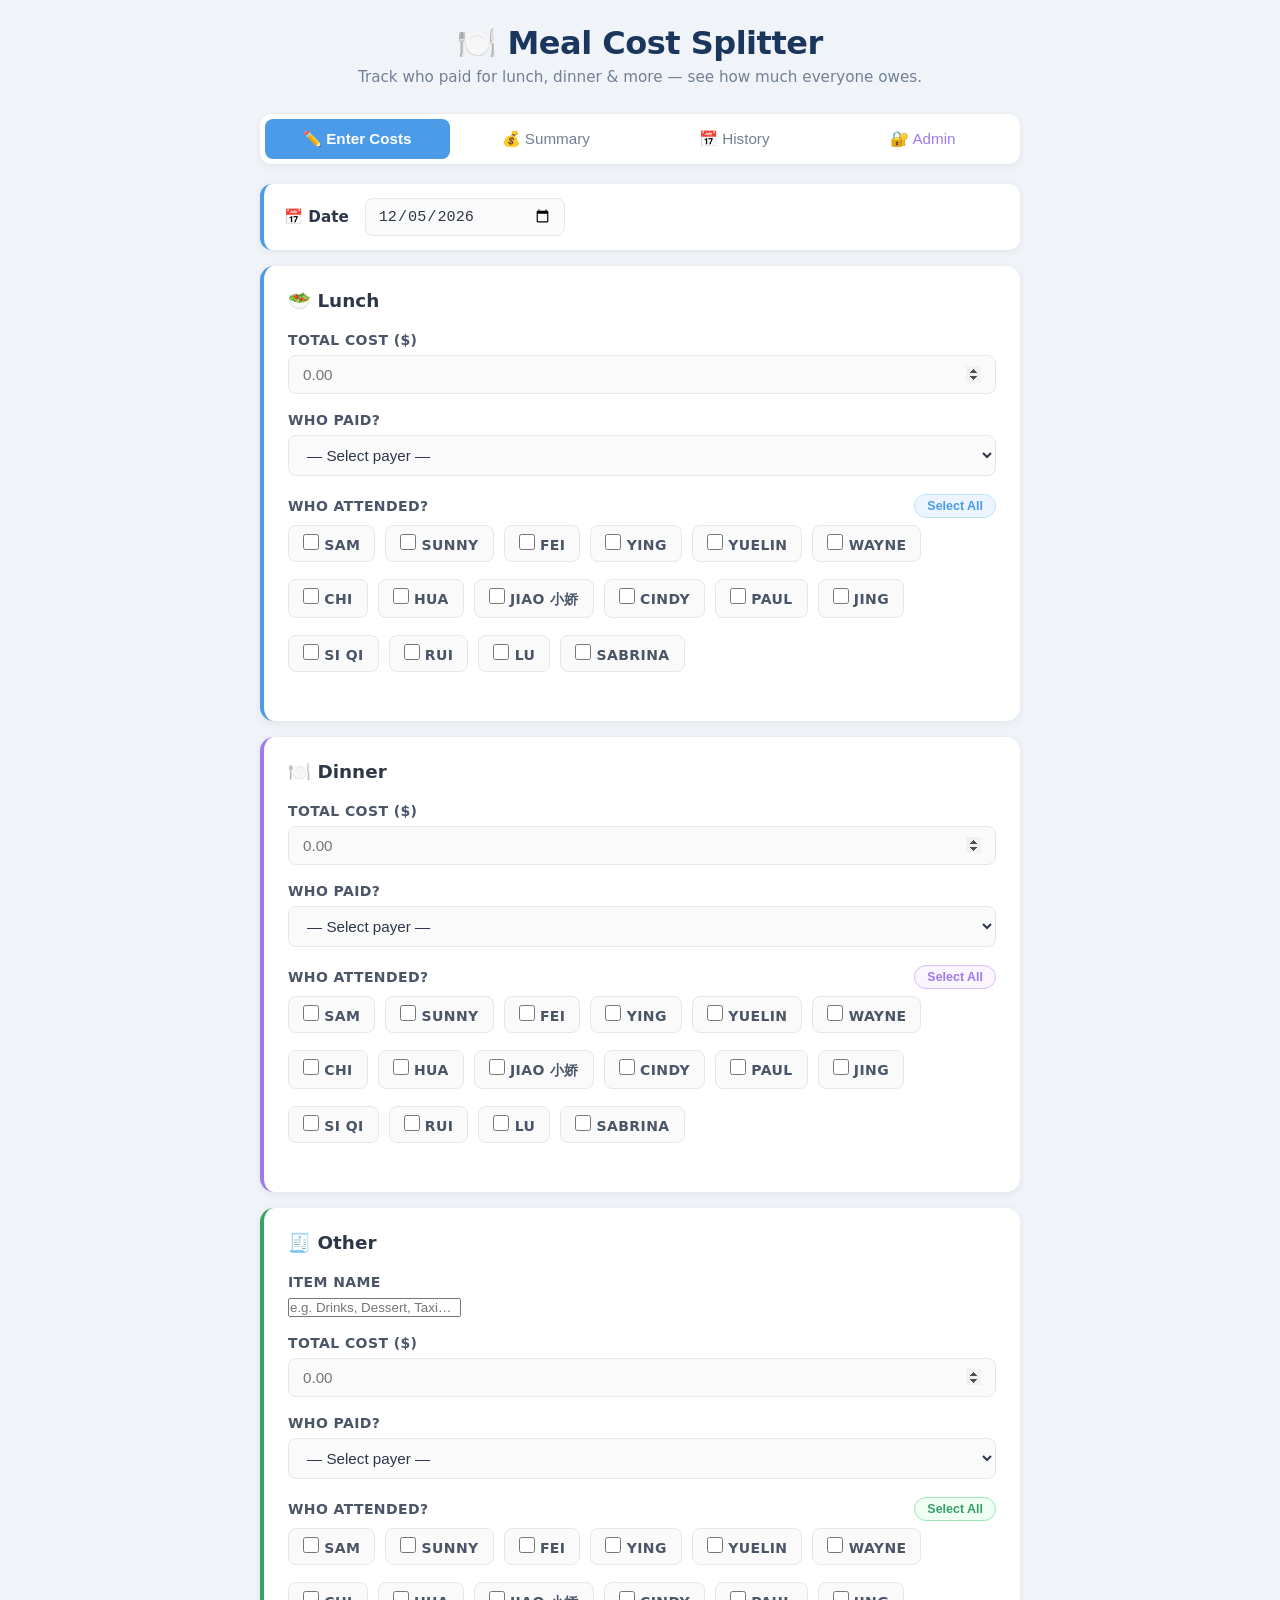
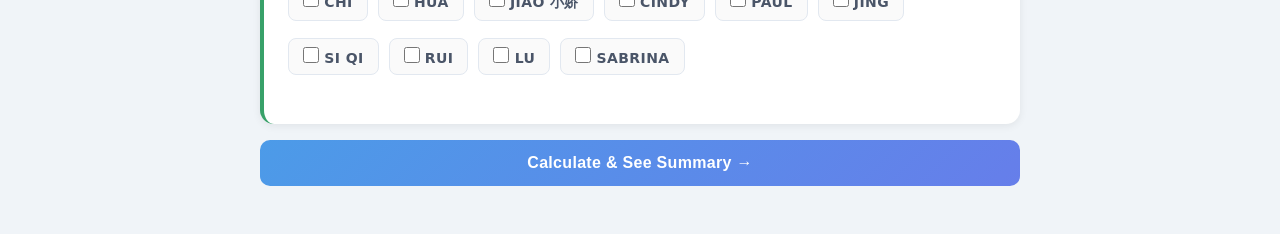
<file: index.html>
<!DOCTYPE html>
<html lang="en">
<head>
  <meta charset="UTF-8" />
  <meta name="viewport" content="width=device-width, initial-scale=1.0" />
  <title>Meal Cost Splitter</title>
  <link rel="stylesheet" href="bill_splitter_Cowork.css" />
</head>
<body>

<div class="container">

  <!-- Header -->
  <div class="app-header">
    <h1>🍽️ Meal Cost Splitter</h1>
    <p>Track who paid for lunch, dinner &amp; more — see how much everyone owes.</p>
  </div>

  <!-- ── Tabs ── -->
  <div class="tabs">
    <button class="tab-btn active" data-tab="costs">✏️ Enter Costs</button>
    <button class="tab-btn" data-tab="summary">💰 Summary</button>
    <button class="tab-btn" data-tab="history">📅 History</button>
    <button class="tab-btn tab-btn-admin" data-tab="admin" id="adminTabBtn">🔐 Admin</button>
  </div>

  <!-- ══════════════════════════════════
       TAB: Enter Costs
  ══════════════════════════════════ -->
  <div id="tab-costs" class="tab-content active">

    <div id="errorBanner" class="error-banner" style="display:none;">
      <span>⚠️</span><span id="errorMsg"></span>
    </div>

    <!-- Date card -->
    <div class="date-card">
      <span class="date-card-label">📅 Date</span>
      <input type="date" id="eventDate" class="date-input" />
    </div>

    <!-- Lunch -->
    <div class="meal-card">
      <h2>🥗 Lunch</h2>
      <div class="form-group">
        <label for="lunchCost">Total Cost ($)</label>
        <input type="number" id="lunchCost" placeholder="0.00" min="0" step="0.01" />
      </div>
      <div class="form-group">
        <label for="lunchPayer">Who Paid?</label>
        <select id="lunchPayer"><option value="">— Select payer —</option></select>
      </div>
      <div class="form-group">
        <div class="attendees-label-row">
          <label>Who Attended?</label>
          <button class="btn-select-all" onclick="toggleSelectAll('lunchAtt', this)">Select All</button>
        </div>
        <div id="lunchAttendees" class="checkbox-group">
          <span class="no-members-note">Add members in the Admin tab first.</span>
        </div>
      </div>
    </div>

    <!-- Dinner -->
    <div class="meal-card dinner-card">
      <h2>🍽️ Dinner</h2>
      <div class="form-group">
        <label for="dinnerCost">Total Cost ($)</label>
        <input type="number" id="dinnerCost" placeholder="0.00" min="0" step="0.01" />
      </div>
      <div class="form-group">
        <label for="dinnerPayer">Who Paid?</label>
        <select id="dinnerPayer"><option value="">— Select payer —</option></select>
      </div>
      <div class="form-group">
        <div class="attendees-label-row">
          <label>Who Attended?</label>
          <button class="btn-select-all" onclick="toggleSelectAll('dinnerAtt', this)">Select All</button>
        </div>
        <div id="dinnerAttendees" class="checkbox-group">
          <span class="no-members-note">Add members in the Admin tab first.</span>
        </div>
      </div>
    </div>

    <!-- Other -->
    <div class="meal-card other-card">
      <h2>🧾 Other</h2>
      <div class="form-group">
        <label for="otherItemName">Item Name</label>
        <input type="text" id="otherItemName" placeholder="e.g. Drinks, Dessert, Taxi…" maxlength="60" />
      </div>
      <div class="form-group">
        <label for="otherCost">Total Cost ($)</label>
        <input type="number" id="otherCost" placeholder="0.00" min="0" step="0.01" />
      </div>
      <div class="form-group">
        <label for="otherPayer">Who Paid?</label>
        <select id="otherPayer"><option value="">— Select payer —</option></select>
      </div>
      <div class="form-group">
        <div class="attendees-label-row">
          <label>Who Attended?</label>
          <button class="btn-select-all" onclick="toggleSelectAll('otherAtt', this)">Select All</button>
        </div>
        <div id="otherAttendees" class="checkbox-group">
          <span class="no-members-note">Add members in the Admin tab first.</span>
        </div>
      </div>
    </div>

    <button class="btn-calculate" onclick="calculate()">Calculate &amp; See Summary →</button>

  </div><!-- /tab-costs -->


  <!-- ══════════════════════════════════
       TAB: Summary
  ══════════════════════════════════ -->
  <div id="tab-summary" class="tab-content">

    <div id="summaryContent">
      <div class="placeholder-msg">
        <div class="icon">📋</div>
        <p>Fill in the details on the <strong>Enter Costs</strong> tab, then click <strong>Calculate</strong>.</p>
      </div>
    </div>

    <!-- Confirm button — shown only after Calculate is run -->
    <div id="confirmSection" style="display:none;">
      <button class="btn-confirm" onclick="confirmAndSave()">✅ Confirm &amp; Save to History</button>
    </div>

  </div><!-- /tab-summary -->


  <!-- ══════════════════════════════════
       TAB: History
  ══════════════════════════════════ -->
  <div id="tab-history" class="tab-content">
    <div id="historyContent">
      <div class="placeholder-msg">
        <div class="icon">📅</div>
        <p>No history yet. Calculate a summary and click <strong>Confirm &amp; Save to History</strong>.</p>
      </div>
    </div>
  </div><!-- /tab-history -->


  <!-- ══════════════════════════════════
       TAB: Admin
  ══════════════════════════════════ -->
  <div id="tab-admin" class="tab-content">

    <!-- LOCKED STATE -->
    <div id="adminLockScreen" class="admin-lock-screen">
      <div class="lock-icon">🔒</div>
      <h2 class="lock-title">Admin Access Required</h2>
      <p class="lock-subtitle">Enter the admin password to manage members and families.</p>
      <div class="lock-input-row">
        <input type="password" id="adminPasswordInput" class="lock-password-input"
               placeholder="Enter password…" maxlength="64" />
        <button class="btn-unlock" onclick="tryUnlock()">Unlock</button>
      </div>
      <div id="lockError" class="lock-error" style="display:none;">
        ❌ Incorrect password. Please try again.
      </div>
    </div>

    <!-- UNLOCKED STATE -->
    <div id="adminContent" style="display:none;">

      <div class="admin-header-row">
        <h2 class="admin-title">👥 Members</h2>
        <button class="btn-lock" onclick="lockAdmin()">🔒 Lock Admin</button>
      </div>

      <div class="card">
        <div class="add-member-row">
          <input type="text" id="memberInput"
                 placeholder="Enter a name and press Enter or Add…" maxlength="40" />
          <button class="btn-add" onclick="addMember()">+ Add</button>
        </div>
        <div id="memberTags" class="member-tags">
          <span class="no-members">No members yet — add someone above.</span>
        </div>
      </div>

      <div class="admin-section-divider"></div>
      <div class="admin-section-header">
        <h2 class="admin-title">👨‍👩‍👧 Families</h2>
        <span class="admin-section-hint">Group members into family units for combined totals.</span>
      </div>

      <div class="card">
        <div class="form-group">
          <label for="familyNameInput">Family Name</label>
          <input type="text" id="familyNameInput"
                 placeholder="e.g. Sam's Family, Table A…" maxlength="50" />
        </div>
        <div class="form-group">
          <label>Select Members</label>
          <div id="familyMemberCheckboxes" class="checkbox-group">
            <span class="no-members-note">Add members above first.</span>
          </div>
        </div>
        <button class="btn-add-family" onclick="addFamily()">+ Add Family</button>
        <div id="familyList" class="family-list"></div>
      </div>

      <!-- ── Save to GitHub button ── -->
      <div class="admin-section-divider"></div>
      <div class="card data-mgmt-card" style="text-align:center;">
        <button id="btnSaveMembers" class="btn-calculate" style="width:100%;margin:0;"
                onclick="saveMembersToGitHub()">☁️ Save Members &amp; Families to GitHub</button>
        <div id="dataMsgMembersSave" class="data-mgmt-msg" style="display:none;"></div>
      </div>

      <!-- GitHub Sync -->
      <div class="admin-section-divider"></div>
      <div class="admin-section-header">
        <h2 class="admin-title">
          ☁️ GitHub Sync
          <span id="ghSyncBadge" class="gh-sync-status gh-sync-status-off" style="display:none;"></span>
        </h2>
        <span class="admin-section-hint">Configure once — members &amp; families and history records are both pushed to GitHub automatically.</span>
      </div>

      <div class="card data-mgmt-card">
        <div class="form-group">
          <label for="ghUsername">GitHub Username</label>
          <input type="text" id="ghUsername" placeholder="e.g. samchan" maxlength="100" autocomplete="off" />
        </div>
        <div class="form-group">
          <label for="ghRepo">Repository Name</label>
          <input type="text" id="ghRepo" placeholder="e.g. friends-gathering" maxlength="100" autocomplete="off" />
        </div>
        <div class="form-group">
          <label for="ghBranch">Branch</label>
          <input type="text" id="ghBranch" placeholder="main" maxlength="100" autocomplete="off" />
        </div>
        <div class="form-group">
          <label for="ghToken">Personal Access Token (PAT)</label>
          <input type="password" id="ghToken" placeholder="github_pat_…" maxlength="300" autocomplete="off" />
          <p class="gh-hint">Create a <strong>fine-grained PAT</strong> scoped to this repo with <strong>Contents: read &amp; write</strong> permission. The token is stored only in your browser — never in your code.</p>
        </div>
        <div class="data-mgmt-row">
          <button class="btn-save-data" onclick="saveGitHubSettings()">💾 Save Settings</button>
          <button class="btn-load-data" onclick="testGitHubConnection()" style="cursor:pointer;">🔗 Test Connection</button>
        </div>
        <div id="dataMsgGitHub" class="data-mgmt-msg" style="display:none;"></div>
      </div>

    </div><!-- /adminContent -->

  </div><!-- /tab-admin -->

</div><!-- /container -->


<script>
/* ════════════════════════════════════
   State
════════════════════════════════════ */
let members          = [];
let families         = [];
let historyEntries   = [];   // saved confirmed records
let currentSummaryData = null; // holds last computed summary for confirm
const ADMIN_PASSWORD = 'Admin@53';

/* ════════════════════════════════════
   Date input — default to today
════════════════════════════════════ */
(function setDefaultDate() {
  const today = new Date();
  const yyyy  = today.getFullYear();
  const mm    = String(today.getMonth() + 1).padStart(2, '0');
  const dd    = String(today.getDate()).padStart(2, '0');
  document.getElementById('eventDate').value = `${yyyy}-${mm}-${dd}`;
})();

function formatDate(iso) {
  if (!iso) return 'Unknown date';
  const [y, m, d] = iso.split('-');
  const months = ['Jan','Feb','Mar','Apr','May','Jun',
                  'Jul','Aug','Sep','Oct','Nov','Dec'];
  return `${months[parseInt(m,10)-1]} ${parseInt(d,10)}, ${y}`;
}

/* ════════════════════════════════════
   Admin lock / unlock
════════════════════════════════════ */
function tryUnlock() {
  const input = document.getElementById('adminPasswordInput');
  if (input.value === ADMIN_PASSWORD) {
    document.getElementById('adminLockScreen').style.display = 'none';
    document.getElementById('adminContent').style.display   = 'block';
    document.getElementById('lockError').style.display      = 'none';
    document.getElementById('adminTabBtn').classList.add('tab-btn-unlocked');
    input.value = '';
    loadGitHubSettings(); // populate GitHub Sync fields from browser storage
  } else {
    document.getElementById('lockError').style.display = 'block';
    input.select();
  }
}

function lockAdmin() {
  document.getElementById('adminLockScreen').style.display = 'block';
  document.getElementById('adminContent').style.display   = 'none';
  document.getElementById('adminTabBtn').classList.remove('tab-btn-unlocked');
}

document.getElementById('adminPasswordInput').addEventListener('keydown', e => {
  if (e.key === 'Enter') tryUnlock();
});

/* ════════════════════════════════════
   Member management
════════════════════════════════════ */
function addMember() {
  const input = document.getElementById('memberInput');
  const name  = input.value.trim();
  if (!name) return;
  if (members.map(m => m.toLowerCase()).includes(name.toLowerCase())) {
    alert('"' + name + '" is already in the list.');
    input.select();
    return;
  }
  members.push(name);
  input.value = '';
  input.focus();
  renderMembers();
  updateControls();
  updateFamilyMemberOptions();
}

function removeMember(name) {
  members = members.filter(m => m !== name);
  families = families
    .map(f => ({ ...f, members: f.members.filter(m => m !== name) }))
    .filter(f => f.members.length > 0);
  renderMembers();
  renderFamilies();
  updateControls();
  updateFamilyMemberOptions();
}

function renderMembers() {
  const c = document.getElementById('memberTags');
  if (!members.length) {
    c.innerHTML = '<span class="no-members">No members yet — add someone above.</span>';
    return;
  }
  c.innerHTML = members.map(n => `
    <span class="tag">
      ${escHtml(n)}
      <button class="tag-remove" onclick="removeMember('${escAttr(n)}')"
              title="Remove ${escAttr(n)}">×</button>
    </span>`).join('');
}

/* ════════════════════════════════════
   Family management
════════════════════════════════════ */
function getMembersInFamilies() {
  const s = new Set();
  families.forEach(f => f.members.forEach(m => s.add(m)));
  return s;
}

function updateFamilyMemberOptions() {
  const c = document.getElementById('familyMemberCheckboxes');
  if (!members.length) {
    c.innerHTML = '<span class="no-members-note">Add members above first.</span>';
    return;
  }
  const inFamily = getMembersInFamilies();
  c.innerHTML = members.map(m => {
    const taken = inFamily.has(m);
    return `
      <label class="checkbox-label${taken ? ' checkbox-taken' : ''}">
        <input type="checkbox" name="familyMemberSelect" value="${escAttr(m)}"
               ${taken ? 'disabled' : ''} />
        ${escHtml(m)}
        ${taken ? '<span class="in-family-badge">in family</span>' : ''}
      </label>`;
  }).join('');
}

function addFamily() {
  const nameInput = document.getElementById('familyNameInput');
  const name = nameInput.value.trim();
  if (!name) { alert('Please enter a family name.'); return; }
  if (families.some(f => f.name.toLowerCase() === name.toLowerCase())) {
    alert('"' + name + '" already exists.');
    return;
  }
  const selected = Array.from(
    document.querySelectorAll('input[name="familyMemberSelect"]:checked')
  ).map(cb => cb.value);
  if (selected.length < 2) {
    alert('Please select at least 2 members to form a family.');
    return;
  }
  families.push({ name, members: selected });
  nameInput.value = '';
  renderFamilies();
  updateFamilyMemberOptions();
}

function removeFamily(name) {
  families = families.filter(f => f.name !== name);
  renderFamilies();
  updateFamilyMemberOptions();
}

function renderFamilies() {
  const c = document.getElementById('familyList');
  if (!families.length) {
    c.innerHTML = '<p class="no-families-msg">No families defined yet.</p>';
    return;
  }
  c.innerHTML = `
    <div class="family-list-header">Defined Families</div>
    ${families.map(fam => `
      <div class="family-row">
        <div class="family-info">
          <span class="family-name">${escHtml(fam.name)}</span>
          <div class="family-member-tags">
            ${fam.members.map(m => `<span class="tag tag-sm">${escHtml(m)}</span>`).join('')}
          </div>
        </div>
        <button class="btn-remove-family" onclick="removeFamily('${escAttr(fam.name)}')">✕ Remove</button>
      </div>`).join('')}`;
}

/* ════════════════════════════════════
   Sync dropdowns & checkboxes
════════════════════════════════════ */
function updateControls() {
  ['lunchPayer','dinnerPayer','otherPayer'].forEach(id => {
    const sel = document.getElementById(id);
    const cur = sel.value;
    sel.innerHTML = '<option value="">— Select payer —</option>' +
      members.map(m =>
        `<option value="${escAttr(m)}" ${m===cur?'selected':''}>${escHtml(m)}</option>`
      ).join('');
  });
  [
    { containerId: 'lunchAttendees',  prefix: 'lunchAtt'  },
    { containerId: 'dinnerAttendees', prefix: 'dinnerAtt' },
    { containerId: 'otherAttendees',  prefix: 'otherAtt'  }
  ].forEach(({ containerId, prefix }) => {
    const c = document.getElementById(containerId);
    const checked = Array.from(c.querySelectorAll('input:checked')).map(el => el.value);
    if (!members.length) {
      c.innerHTML = '<span class="no-members-note">Add members in the Admin tab first.</span>';
      return;
    }
    c.innerHTML = members.map(m => `
      <label class="checkbox-label">
        <input type="checkbox" name="${prefix}" value="${escAttr(m)}"
               ${checked.includes(m)?'checked':''}
               onchange="syncSelectAllBtn('${prefix}')" />
        ${escHtml(m)}
      </label>`).join('');
    syncSelectAllBtn(prefix);
  });
}

/* ════════════════════════════════════
   Select All toggle
════════════════════════════════════ */
function toggleSelectAll(prefix, btn) {
  const cbs = Array.from(document.querySelectorAll(`input[name="${prefix}"]`));
  if (!cbs.length) return;
  const all = cbs.every(cb => cb.checked);
  cbs.forEach(cb => cb.checked = !all);
  btn.textContent = all ? 'Select All' : 'Deselect All';
}

function syncSelectAllBtn(prefix) {
  const btn = document.querySelector(`.btn-select-all[onclick*="${prefix}"]`);
  if (!btn) return;
  const cbs = Array.from(document.querySelectorAll(`input[name="${prefix}"]`));
  if (!cbs.length) return;
  btn.textContent = cbs.every(cb => cb.checked) ? 'Deselect All' : 'Select All';
}

/* ════════════════════════════════════
   Calculation
════════════════════════════════════ */
function getChecked(name) {
  return Array.from(document.querySelectorAll(`input[name="${name}"]:checked`))
              .map(el => el.value);
}

function calculate() {
  hideError();
  const lunchCost       = parseFloat(document.getElementById('lunchCost').value)  || 0;
  const dinnerCost      = parseFloat(document.getElementById('dinnerCost').value) || 0;
  const otherCost       = parseFloat(document.getElementById('otherCost').value)  || 0;
  const lunchPayer      = document.getElementById('lunchPayer').value;
  const dinnerPayer     = document.getElementById('dinnerPayer').value;
  const otherPayer      = document.getElementById('otherPayer').value;
  const otherItemName   = document.getElementById('otherItemName').value.trim() || 'Other';
  const lunchAttendees  = getChecked('lunchAtt');
  const dinnerAttendees = getChecked('dinnerAtt');
  const otherAttendees  = getChecked('otherAtt');

  if (!members.length)            { showError('Please add members in the Admin tab first.'); return; }
  if (!lunchCost && !dinnerCost && !otherCost) { showError('Please enter at least one cost.'); return; }
  if (lunchCost  && !lunchPayer)              { showError('Please select who paid for lunch.'); return; }
  if (lunchCost  && !lunchAttendees.length)   { showError('Please select attendees for lunch.'); return; }
  if (dinnerCost && !dinnerPayer)             { showError('Please select who paid for dinner.'); return; }
  if (dinnerCost && !dinnerAttendees.length)  { showError('Please select attendees for dinner.'); return; }
  if (otherCost  && !otherPayer)              { showError('Please select who paid for "' + otherItemName + '".'); return; }
  if (otherCost  && !otherAttendees.length)   { showError('Please select attendees for "' + otherItemName + '".'); return; }

  function processMeal(cost, payer, attendees, label) {
    if (!cost || !payer || !attendees.length) return null;
    return { cost, payer, attendees, perPerson: cost / attendees.length, label };
  }

  const lunch  = processMeal(lunchCost,  lunchPayer,  lunchAttendees,  'Lunch');
  const dinner = processMeal(dinnerCost, dinnerPayer, dinnerAttendees, 'Dinner');
  const other  = processMeal(otherCost,  otherPayer,  otherAttendees,  otherItemName);

  renderSummary(lunch, dinner, other);
  switchTab('summary');
}

/* ════════════════════════════════════
   Render Summary
════════════════════════════════════ */
function renderSummary(lunch, dinner, other) {
  let html = '';

  const activeMeals = [
    { data: lunch,  emoji: '🥗'  },
    { data: dinner, emoji: '🍽️' },
    { data: other,  emoji: '🧾'  }
  ].filter(m => m.data !== null);

  // Meal header cards
  activeMeals.forEach(({ data, emoji }) => {
    html += `
      <div class="summary-card">
        <h3>${emoji} ${escHtml(data.label)}</h3>
        <div class="summary-meta">
          <span><strong>Total:</strong> $${fmt(data.cost)}</span>
          <span><strong>Paid by:</strong> ${escHtml(data.payer)}</span>
          <span><strong>Attendees:</strong> ${data.attendees.length}</span>
          <span><strong>Per person:</strong> $${fmt(data.perPerson)}</span>
        </div>
      </div>`;
  });

  // Hub-and-spoke individual logic
  const meals       = activeMeals.map(m => m.data);
  const sorted      = [...meals].sort((a, b) => b.cost - a.cost);
  const primary     = sorted[0];
  const secondaries = sorted.slice(1);

  const owedToPrimary = {};
  meals.forEach(meal => {
    meal.attendees.forEach(person => {
      if (person === meal.payer || person === primary.payer) return;
      owedToPrimary[person] = (owedToPrimary[person] || 0) + meal.perPerson;
    });
  });

  const primaryOwes = {};
  secondaries.forEach(meal => {
    primaryOwes[meal.payer] = (primaryOwes[meal.payer] || 0) + (meal.cost - meal.perPerson);
  });

  const debtRows = [];
  Object.entries(owedToPrimary).forEach(([member, amountOwed]) => {
    const alsoOwed = primaryOwes[member] || 0;
    const net = amountOwed - alsoOwed;
    if (net > 0.005)       debtRows.push({ debtor: member,        creditor: primary.payer, amount: net  });
    else if (net < -0.005) debtRows.push({ debtor: primary.payer, creditor: member,        amount: -net });
    if (alsoOwed > 0) delete primaryOwes[member];
  });
  Object.entries(primaryOwes).forEach(([creditor, amount]) => {
    if (amount > 0.005) debtRows.push({ debtor: primary.payer, creditor, amount });
  });

  // Combined Totals card
  html += `
    <div class="summary-card combined-card">
      <h3>💰 Combined Totals</h3>
      <p class="combined-note">Everyone pays <strong>${escHtml(primary.payer)}</strong>
         (largest bill: ${escHtml(primary.label)} $${fmt(primary.cost)}).
         ${escHtml(primary.payer)} then settles with other payers.</p>
      ${debtRows.length ? buildTable(debtRows) : '<p class="settled-msg">✅ Everyone is settled!</p>'}
    </div>`;

  // Family Level card
  let familyRows = null;
  if (families.length > 0) {
    familyRows = computeFamilyLevelRows(debtRows, primary.payer);
    html += `
      <div class="summary-card family-level-card">
        <h3>👨‍👩‍👧 Family Level</h3>
        <p class="combined-note">Debts grouped by family. Members without a family are listed individually.</p>
        ${familyRows.length ? buildTable(familyRows) : '<p class="settled-msg">✅ All families settled!</p>'}
      </div>`;
  }

  document.getElementById('summaryContent').innerHTML = html;

  // Capture data for Confirm button
  currentSummaryData = {
    date:          document.getElementById('eventDate').value,
    mealCards:     activeMeals.map(m => ({
                     label:      m.data.label,
                     cost:       m.data.cost,
                     payer:      m.data.payer,
                     attendees:  m.data.attendees.length,
                     perPerson:  m.data.perPerson
                   })),
    primaryPayer:  primary.payer,
    primaryLabel:  primary.label,
    primaryCost:   primary.cost,
    debtRows,
    familyRows,
    hasFamilies:   families.length > 0
  };

  // Show Confirm button and reset it
  const confirmBtn = document.getElementById('confirmSection');
  confirmBtn.style.display = 'block';
  const btn = confirmBtn.querySelector('button');
  btn.textContent = '✅ Confirm & Save to History';
  btn.disabled    = false;
  btn.classList.remove('btn-confirm-saved');
}

/* ════════════════════════════════════
   Family-level debt computation
════════════════════════════════════ */
function computeFamilyLevelRows(debtRows, primaryPayer) {
  const indBal = {};
  debtRows.forEach(r => {
    indBal[r.debtor]   = (indBal[r.debtor]   || 0) + r.amount;
    indBal[r.creditor] = (indBal[r.creditor] || 0) - r.amount;
  });

  const memberToFamily = {};
  families.forEach(fam => fam.members.forEach(m => memberToFamily[m] = fam.name));

  const entityBal = {};
  Object.entries(indBal).forEach(([member, bal]) => {
    const entity = memberToFamily[member] || member;
    entityBal[entity] = (entityBal[entity] || 0) + bal;
  });

  const primaryEntity = memberToFamily[primaryPayer] || primaryPayer;

  const rows = [];
  Object.entries(entityBal).forEach(([entity, bal]) => {
    if (entity === primaryEntity) return;
    if (bal > 0.005)       rows.push({ debtor: entity,        creditor: primaryEntity, amount: bal  });
    else if (bal < -0.005) rows.push({ debtor: primaryEntity, creditor: entity,        amount: -bal });
  });
  return rows;
}

/* ════════════════════════════════════
   Confirm & Save to History
════════════════════════════════════ */
async function confirmAndSave() {
  if (!currentSummaryData) return;

  const entry = { id: Date.now(), ...currentSummaryData };
  historyEntries.push(entry);
  renderHistory();

  const btn = document.querySelector('#confirmSection button');
  btn.disabled = true;

  const s = getGitHubSettings();
  if (s && s.username && s.repo && s.token) {
    // GitHub Sync is configured — push automatically
    btn.textContent = '⏳ Syncing to GitHub…';
    const result = await pushHistoryToGitHub();
    if (result.ok) {
      btn.textContent = '✅ Saved & synced to GitHub!';
    } else {
      // GitHub push failed — fall back to download and show reason
      downloadJSON(
        { _version: 1, _savedAt: new Date().toISOString(), historyEntries },
        'history_Cowork.json'
      );
      btn.textContent = `⚠️ Sync failed: ${result.error} File downloaded instead.`;
    }
  } else {
    // No GitHub settings — download the file as before
    downloadJSON(
      { _version: 1, _savedAt: new Date().toISOString(), historyEntries },
      'history_Cowork.json'
    );
    btn.textContent = '✅ Saved! Push the downloaded history_Cowork.json to GitHub.';
  }
  btn.classList.add('btn-confirm-saved');
}

/* ════════════════════════════════════
   History tab
════════════════════════════════════ */
function renderHistory() {
  const c = document.getElementById('historyContent');
  if (!historyEntries.length) {
    c.innerHTML = `
      <div class="placeholder-msg">
        <div class="icon">📅</div>
        <p>No history yet. Calculate a summary and click <strong>Confirm &amp; Save to History</strong>.</p>
      </div>`;
    return;
  }

  // Newest first
  const sorted = [...historyEntries].sort((a, b) => b.id - a.id);

  c.innerHTML = sorted.map(entry => `
    <div class="history-entry" id="hist-${entry.id}">
      <button class="history-header" onclick="toggleHistory(${entry.id})">
        <div class="history-header-left">
          <span class="history-date-label">📅 ${formatDate(entry.date)}</span>
          <div class="history-pills">
            ${entry.mealCards.map(m =>
              `<span class="history-pill">${escHtml(m.label)} $${fmt(m.cost)}</span>`
            ).join('')}
          </div>
        </div>
        <span class="history-chevron" id="chev-${entry.id}">▶</span>
      </button>
      <div class="history-details" id="hist-details-${entry.id}">
        ${buildHistoryDetails(entry)}
      </div>
    </div>`).join('');
}

function toggleHistory(id) {
  const details = document.getElementById('hist-details-' + id);
  const chevron = document.getElementById('chev-' + id);
  const entry   = document.getElementById('hist-' + id);
  const isOpen  = details.classList.contains('open');
  details.classList.toggle('open', !isOpen);
  chevron.textContent = isOpen ? '▶' : '▼';
  entry.classList.toggle('history-entry-open', !isOpen);
}

function buildHistoryDetails(entry) {
  // Meal summary strip
  const mealStrip = entry.mealCards.map(m => `
    <div class="hist-meal-item">
      <span class="hist-meal-label">${escHtml(m.label)}</span>
      <span class="hist-meal-meta">$${fmt(m.cost)} · Paid by <strong>${escHtml(m.payer)}</strong> · ${m.attendees} ppl · $${fmt(m.perPerson)}/person</span>
    </div>`).join('');

  // Always show Combined Totals
  const combinedSection = `
    <div class="hist-table-section">
      <div class="hist-table-title">💰 Combined Totals</div>
      ${entry.debtRows.length ? buildTable(entry.debtRows) : '<p class="settled-msg">✅ Everyone settled!</p>'}
    </div>`;

  // Show Family Level only when families are defined
  const familySection = (entry.hasFamilies && entry.familyRows) ? `
    <div class="hist-table-section">
      <div class="hist-table-title">👨‍👩‍👧 Family Level</div>
      ${entry.familyRows.length ? buildTable(entry.familyRows) : '<p class="settled-msg">✅ All families settled!</p>'}
    </div>` : '';

  return `
    <div class="hist-meal-strip">${mealStrip}</div>
    ${combinedSection}
    ${familySection}`;
}

/* ════════════════════════════════════
   Build table HTML helper
════════════════════════════════════ */
function buildTable(rows) {
  return `
    <table>
      <thead><tr><th>Member / Family</th><th>Owes To</th><th>Amount</th></tr></thead>
      <tbody>
        ${rows.map(r => `
          <tr>
            <td>${escHtml(r.debtor)}</td>
            <td>${escHtml(r.creditor)}</td>
            <td class="amount-cell">$${fmt(r.amount)}</td>
          </tr>`).join('')}
      </tbody>
    </table>`;
}

/* ════════════════════════════════════
   Tab switcher
════════════════════════════════════ */
function switchTab(tab) {
  document.querySelectorAll('.tab-btn').forEach(btn => btn.classList.remove('active'));
  document.querySelectorAll('.tab-content').forEach(tc  => tc.classList.remove('active'));
  document.getElementById('tab-' + tab).classList.add('active');
  document.querySelector(`.tab-btn[data-tab="${tab}"]`).classList.add('active');
  hideError();
}

document.querySelectorAll('.tab-btn').forEach(btn => {
  btn.addEventListener('click', () => switchTab(btn.dataset.tab));
});

/* ════════════════════════════════════
   Utility helpers
════════════════════════════════════ */
function fmt(n)     { return n.toFixed(2); }
function escHtml(s) { return s.replace(/&/g,'&amp;').replace(/</g,'&lt;').replace(/>/g,'&gt;').replace(/"/g,'&quot;'); }
function escAttr(s) { return s.replace(/'/g, "\\'"); }

function showError(msg) {
  document.getElementById('errorMsg').textContent = msg;
  document.getElementById('errorBanner').style.display = 'flex';
}
function hideError() {
  document.getElementById('errorBanner').style.display = 'none';
}

document.getElementById('memberInput').addEventListener('keydown', e => {
  if (e.key === 'Enter') addMember();
});
document.getElementById('familyNameInput').addEventListener('keydown', e => {
  if (e.key === 'Enter') addFamily();
});

/* ════════════════════════════════════
   Save / Load — Members & Families
════════════════════════════════════ */
function saveMembersFile() {
  downloadJSON(
    { _version: 1, _savedAt: new Date().toISOString(), members, families },
    'members_families_Cowork.json'
  );
  showDataMsg('dataMsgMembers', '✅ members_families_Cowork.json downloaded. Replace the file in your project folder.', 'success');
}

function loadMembersFile(event) {
  readJSON(event, function(data) {
    if (!Array.isArray(data.members) || !Array.isArray(data.families)) {
      showDataMsg('dataMsgMembers', '❌ Invalid file. Expected members_families_Cowork.json format.', 'error');
      return;
    }
    if ((members.length || families.length) &&
        !confirm('This will replace your current members and families. Continue?')) return;

    members  = data.members;
    families = data.families;
    renderMembers();
    renderFamilies();
    updateControls();
    updateFamilyMemberOptions();
    showDataMsg('dataMsgMembers',
      `✅ Loaded — ${members.length} member(s), ${families.length} family/families.`, 'success');
  });
}

/* ════════════════════════════════════
   Save / Load — History
════════════════════════════════════ */
function saveHistoryFile() {
  downloadJSON(
    { _version: 1, _savedAt: new Date().toISOString(), historyEntries },
    'history_Cowork.json'
  );
  showDataMsg('dataMsgHistory', `✅ history_Cowork.json downloaded. Replace the file in your project folder.`, 'success');
}

function loadHistoryFile(event) {
  readJSON(event, function(data) {
    if (!Array.isArray(data.historyEntries)) {
      showDataMsg('dataMsgHistory', '❌ Invalid file. Expected history_Cowork.json format.', 'error');
      return;
    }
    if (historyEntries.length &&
        !confirm('This will replace your current history. Continue?')) return;

    historyEntries = data.historyEntries;
    renderHistory();
    showDataMsg('dataMsgHistory',
      `✅ Loaded — ${historyEntries.length} history record(s).`, 'success');
  });
}

/* ════════════════════════════════════
   Shared helpers
════════════════════════════════════ */
function downloadJSON(obj, filename) {
  const blob = new Blob([JSON.stringify(obj, null, 2)], { type: 'application/json' });
  const url  = URL.createObjectURL(blob);
  const a    = Object.assign(document.createElement('a'), { href: url, download: filename });
  a.click();
  URL.revokeObjectURL(url);
}

function readJSON(event, callback) {
  const file = event.target.files[0];
  if (!file) return;
  const reader = new FileReader();
  reader.onload = e => {
    try   { callback(JSON.parse(e.target.result)); }
    catch { showDataMsg(event.target.closest('.card').querySelector('.data-mgmt-msg').id,
                        '❌ Could not parse file. Make sure it is a valid JSON file.', 'error'); }
    event.target.value = '';
  };
  reader.readAsText(file);
}

function showDataMsg(elId, msg, type) {
  const el = document.getElementById(elId);
  if (!el) return;
  el.textContent   = msg;
  el.style.display = 'block';
  el.className     = 'data-mgmt-msg data-mgmt-msg-' + type;
  clearTimeout(el._t);
  el._t = setTimeout(() => { el.style.display = 'none'; }, 6000);
}

/* ════════════════════════════════════
   Restore Summary tab from latest history entry
   (runs on page load so all visitors see the last confirmed gathering)
════════════════════════════════════ */
function restoreSummaryFromHistory() {
  if (!historyEntries.length) return;

  // Most recent confirmed entry
  const entry = [...historyEntries].sort((a, b) => b.id - a.id)[0];
  currentSummaryData = entry;

  const mealEmojis = { Lunch: '🥗', Dinner: '🍽️' };
  let html = '';

  // Meal cards
  entry.mealCards.forEach(m => {
    const emoji = mealEmojis[m.label] || '🧾';
    html += `
      <div class="summary-card">
        <h3>${emoji} ${escHtml(m.label)}</h3>
        <div class="summary-meta">
          <span><strong>Total:</strong> $${fmt(m.cost)}</span>
          <span><strong>Paid by:</strong> ${escHtml(m.payer)}</span>
          <span><strong>Attendees:</strong> ${m.attendees}</span>
          <span><strong>Per person:</strong> $${fmt(m.perPerson)}</span>
        </div>
      </div>`;
  });

  // Combined Totals card
  html += `
    <div class="summary-card combined-card">
      <h3>💰 Combined Totals</h3>
      <p class="combined-note">Everyone pays <strong>${escHtml(entry.primaryPayer)}</strong>
         (largest bill: ${escHtml(entry.primaryLabel)} $${fmt(entry.primaryCost)}).
         ${escHtml(entry.primaryPayer)} then settles with other payers.</p>
      ${entry.debtRows.length ? buildTable(entry.debtRows) : '<p class="settled-msg">✅ Everyone is settled!</p>'}
    </div>`;

  // Family Level card (only when families are defined)
  if (entry.hasFamilies && entry.familyRows) {
    html += `
      <div class="summary-card family-level-card">
        <h3>👨‍👩‍👧 Family Level</h3>
        <p class="combined-note">Debts grouped by family. Members without a family are listed individually.</p>
        ${entry.familyRows.length ? buildTable(entry.familyRows) : '<p class="settled-msg">✅ All families settled!</p>'}
      </div>`;
  }

  document.getElementById('summaryContent').innerHTML = html;

  // Show Confirm button as already saved (this entry is already in History)
  const confirmSection = document.getElementById('confirmSection');
  confirmSection.style.display = 'block';
  const btn = confirmSection.querySelector('button');
  btn.textContent = '✅ Already saved to History';
  btn.disabled    = true;
  btn.classList.add('btn-confirm-saved');
}

/* ════════════════════════════════════
   GitHub Sync
════════════════════════════════════ */
const GH_SETTINGS_KEY   = 'mealSplitter_ghSettings';

function loadGitHubSettings() {
  try {
    const stored = localStorage.getItem(GH_SETTINGS_KEY);
    if (!stored) return;
    const s = JSON.parse(stored);
    document.getElementById('ghUsername').value = s.username || '';
    document.getElementById('ghRepo').value     = s.repo     || '';
    document.getElementById('ghBranch').value   = s.branch   || 'main';
    document.getElementById('ghToken').value    = s.token    || '';
    updateGhBadge(!!s.username && !!s.repo && !!s.token);
  } catch (_) {}
}

function saveGitHubSettings() {
  const settings = {
    username: document.getElementById('ghUsername').value.trim(),
    repo:     document.getElementById('ghRepo').value.trim(),
    branch:   document.getElementById('ghBranch').value.trim() || 'main',
    token:    document.getElementById('ghToken').value.trim()
  };
  localStorage.setItem(GH_SETTINGS_KEY, JSON.stringify(settings));
  updateGhBadge(!!settings.username && !!settings.repo && !!settings.token);
  showDataMsg('dataMsgGitHub', '✅ Settings saved to your browser.', 'success');
}

function getGitHubSettings() {
  try {
    const stored = localStorage.getItem(GH_SETTINGS_KEY);
    return stored ? JSON.parse(stored) : null;
  } catch (_) { return null; }
}

function updateGhBadge(active) {
  const badge = document.getElementById('ghSyncBadge');
  if (!badge) return;
  badge.style.display  = 'inline-flex';
  badge.textContent    = active ? '● Sync On' : '● Sync Off';
  badge.className      = 'gh-sync-status ' + (active ? 'gh-sync-status-on' : 'gh-sync-status-off');
}

async function testGitHubConnection() {
  const s = getGitHubSettings();
  if (!s || !s.username || !s.repo || !s.token) {
    showDataMsg('dataMsgGitHub', '❌ Please fill in and save all fields first.', 'error');
    return;
  }
  showDataMsg('dataMsgGitHub', '⏳ Testing connection…', 'info');
  const headers = { Authorization: `Bearer ${s.token}`, Accept: 'application/vnd.github+json' };
  try {
    // Step 1: verify the token is valid
    const userRes = await fetch('https://api.github.com/user', { headers });
    if (userRes.status === 401) {
      showDataMsg('dataMsgGitHub', '❌ Invalid PAT — authentication failed. Double-check your token.', 'error');
      return;
    }

    // Step 2: verify repo exists and PAT has write permission
    const repoRes = await fetch(`https://api.github.com/repos/${s.username}/${s.repo}`, { headers });
    if (!repoRes.ok) {
      showDataMsg('dataMsgGitHub', `❌ Repo "${s.repo}" not found or not accessible with this token.`, 'error');
      return;
    }
    const repoData = await repoRes.json();
    if (!repoData.permissions?.push) {
      showDataMsg('dataMsgGitHub', '❌ PAT has read-only access. Go to your PAT settings and change Contents to "Read and write".', 'error');
      return;
    }

    // Step 3: verify history_Cowork.json exists in the repo
    const fileRes = await fetch(
      `https://api.github.com/repos/${s.username}/${s.repo}/contents/history_Cowork.json`,
      { headers }
    );
    if (fileRes.status === 404) {
      showDataMsg('dataMsgGitHub', '⚠️ Token and write access OK, but history_Cowork.json not found in the repo. Push the file to GitHub first.', 'error');
      return;
    }

    showDataMsg('dataMsgGitHub', '✅ All good! Token valid, write access confirmed, file found. Sync is ready.', 'success');
  } catch (_) {
    showDataMsg('dataMsgGitHub', '❌ Network error — could not reach GitHub.', 'error');
  }
}

async function pushMembersToGitHub() {
  const s = getGitHubSettings();
  if (!s || !s.username || !s.repo || !s.token)
    return { ok: false, error: 'GitHub Sync not configured. Fill in the settings below first.' };

  const branch = s.branch || 'main';
  const apiUrl = `https://api.github.com/repos/${s.username}/${s.repo}/contents/members_families_Cowork.json`;
  const headers = {
    Authorization:  `Bearer ${s.token}`,
    Accept:         'application/vnd.github+json',
    'Content-Type': 'application/json'
  };

  try {
    let sha = null;
    const getRes = await fetch(apiUrl, { headers });
    if (getRes.ok) {
      sha = (await getRes.json()).sha;
    } else if (getRes.status !== 404) {
      return { ok: false, error: `Could not read file from GitHub (HTTP ${getRes.status}).` };
    }

    const content    = JSON.stringify(
      { _version: 1, _savedAt: new Date().toISOString(), members, families },
      null, 2
    );
    const contentB64 = btoa(unescape(encodeURIComponent(content)));

    const body = {
      message: `Update members_families_Cowork.json — ${new Date().toLocaleDateString()}`,
      content:  contentB64,
      branch
    };
    if (sha) body.sha = sha;

    const putRes = await fetch(apiUrl, { method: 'PUT', headers, body: JSON.stringify(body) });
    if (putRes.ok) return { ok: true };

    const errData = await putRes.json().catch(() => ({}));
    return { ok: false, error: `HTTP ${putRes.status} — ${errData.message || putRes.statusText}` };
  } catch (_) {
    return { ok: false, error: 'Network error.' };
  }
}

async function saveMembersToGitHub() {
  const btn = document.getElementById('btnSaveMembers');
  btn.disabled    = true;
  btn.textContent = '⏳ Saving to GitHub…';

  const result = await pushMembersToGitHub();

  if (result.ok) {
    btn.textContent = '✅ Saved!';
    showDataMsg('dataMsgMembersSave', '✅ members_families_Cowork.json updated in GitHub.', 'success');
    setTimeout(() => {
      btn.textContent = '☁️ Save Members & Families to GitHub';
      btn.disabled    = false;
    }, 3000);
  } else {
    btn.textContent = '☁️ Save Members & Families to GitHub';
    btn.disabled    = false;
    showDataMsg('dataMsgMembersSave', `❌ Save failed: ${result.error}`, 'error');
  }
}

async function pushHistoryToGitHub() {
  const s = getGitHubSettings();
  if (!s || !s.username || !s.repo || !s.token)
    return { ok: false, error: 'GitHub Sync not configured.' };

  const branch = s.branch || 'main';
  const apiUrl = `https://api.github.com/repos/${s.username}/${s.repo}/contents/history_Cowork.json`;
  const headers = {
    Authorization:  `Bearer ${s.token}`,
    Accept:         'application/vnd.github+json',
    'Content-Type': 'application/json'
  };

  try {
    // Step 1: get current SHA (required to update an existing file)
    let sha = null;
    const getRes = await fetch(apiUrl, { headers });
    if (getRes.ok) {
      const fileData = await getRes.json();
      sha = fileData.sha;
    } else if (getRes.status !== 404) {
      return { ok: false, error: `Could not read file from GitHub (HTTP ${getRes.status}).` };
    }

    // Step 2: encode content as base64
    const content    = JSON.stringify(
      { _version: 1, _savedAt: new Date().toISOString(), historyEntries },
      null, 2
    );
    const contentB64 = btoa(unescape(encodeURIComponent(content)));

    // Step 3: PUT updated file
    const body = {
      message: `Update history_Cowork.json — ${new Date().toLocaleDateString()}`,
      content:  contentB64,
      branch
    };
    if (sha) body.sha = sha;

    const putRes = await fetch(apiUrl, {
      method:  'PUT',
      headers,
      body:    JSON.stringify(body)
    });

    if (putRes.ok) return { ok: true };

    const errData = await putRes.json().catch(() => ({}));
    return { ok: false, error: `HTTP ${putRes.status} — ${errData.message || putRes.statusText}` };
  } catch (e) {
    return { ok: false, error: 'Network error.' };
  }
}

/* ════════════════════════════════════
   Auto-load JSON files on startup
   (works on GitHub Pages / local server;
    silently skipped for file:// protocol)
════════════════════════════════════ */
(async function autoLoad() {
  let notes = [];
  try {
    const res = await fetch('members_families_Cowork.json');
    if (res.ok) {
      const data = await res.json();
      if (Array.isArray(data.members))  members  = data.members;
      if (Array.isArray(data.families)) families = data.families;
      if (members.length || families.length)
        notes.push(`${members.length} member(s), ${families.length} family/families loaded`);
    }
  } catch (_) { /* file:// or network — silently ignore */ }

  try {
    const res = await fetch('history_Cowork.json');
    if (res.ok) {
      const data = await res.json();
      if (Array.isArray(data.historyEntries)) historyEntries = data.historyEntries;
      if (historyEntries.length)
        notes.push(`${historyEntries.length} history record(s) loaded`);
    }
  } catch (_) { /* silently ignore */ }

  if (notes.length) {
    renderMembers();
    renderFamilies();
    updateControls();
    updateFamilyMemberOptions();
    renderHistory();
    restoreSummaryFromHistory(); // show most recent confirmed gathering in Summary tab
    console.log('Auto-loaded from JSON files:', notes.join('; '));
  }

})();
</script>

</body>
</html>
</file>
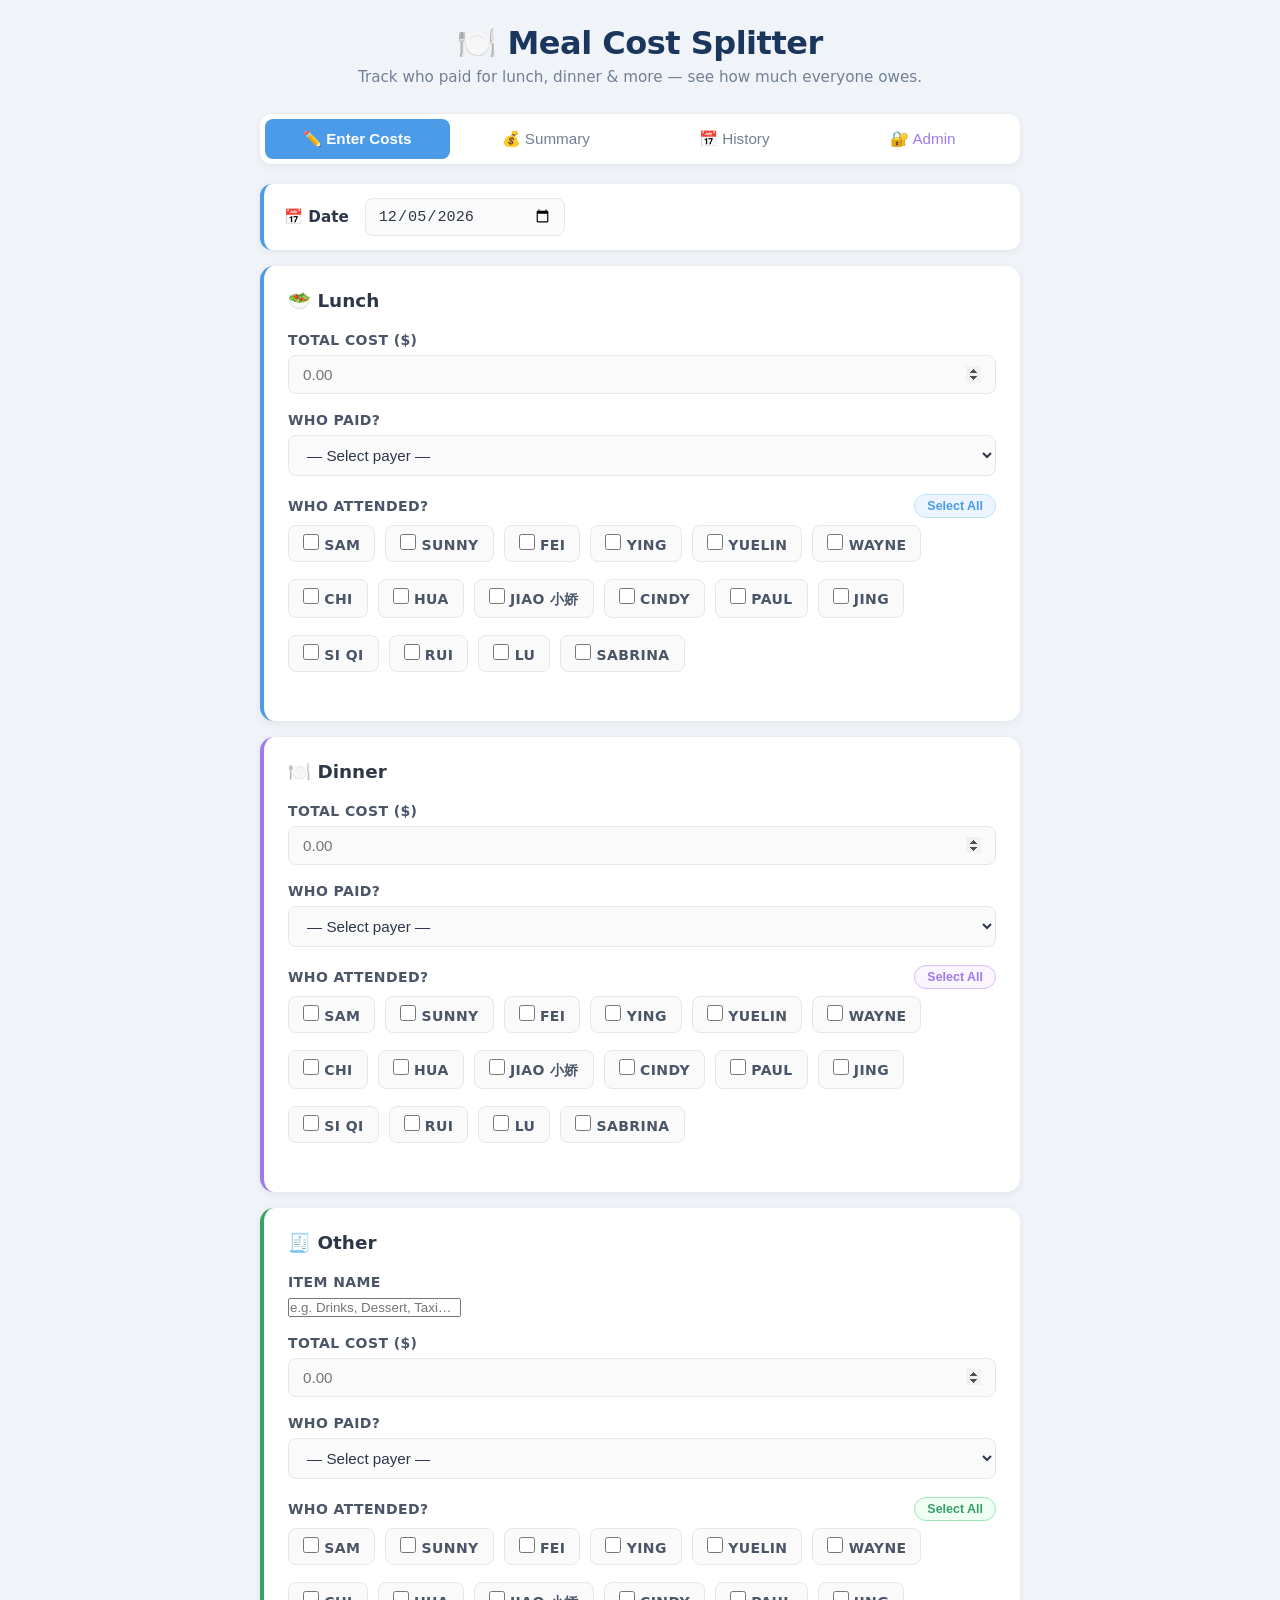
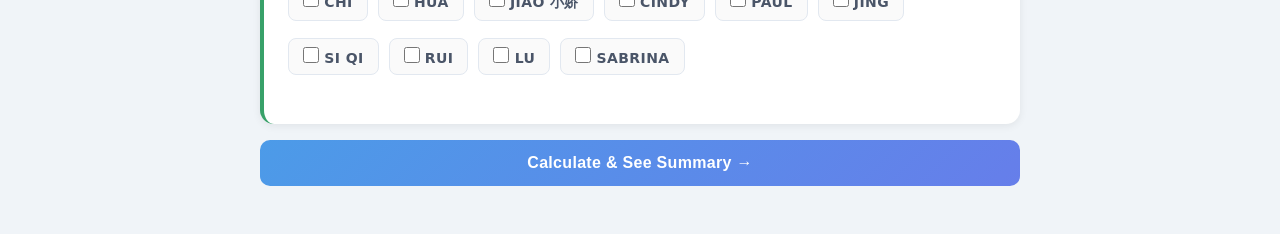
<file: bill_splitter_Cowork.html>
<!DOCTYPE html>
<html lang="en">
<head>
  <meta charset="UTF-8" />
  <meta name="viewport" content="width=device-width, initial-scale=1.0" />
  <title>Meal Cost Splitter</title>
  <link rel="stylesheet" href="bill_splitter_Cowork.css" />
</head>
<body>

<div class="container">

  <!-- Header -->
  <div class="app-header">
    <h1>🍽️ Meal Cost Splitter</h1>
    <p>Track who paid for lunch, dinner &amp; more — see how much everyone owes.</p>
  </div>

  <!-- ── Tabs ── -->
  <div class="tabs">
    <button class="tab-btn active" data-tab="costs">✏️ Enter Costs</button>
    <button class="tab-btn" data-tab="summary">💰 Summary</button>
    <button class="tab-btn" data-tab="history">📅 History</button>
    <button class="tab-btn tab-btn-admin" data-tab="admin" id="adminTabBtn">🔐 Admin</button>
  </div>

  <!-- ══════════════════════════════════
       TAB: Enter Costs
  ══════════════════════════════════ -->
  <div id="tab-costs" class="tab-content active">

    <div id="errorBanner" class="error-banner" style="display:none;">
      <span>⚠️</span><span id="errorMsg"></span>
    </div>

    <!-- Date card -->
    <div class="date-card">
      <span class="date-card-label">📅 Date</span>
      <input type="date" id="eventDate" class="date-input" />
    </div>

    <!-- Lunch -->
    <div class="meal-card">
      <h2>🥗 Lunch</h2>
      <div class="form-group">
        <label for="lunchCost">Total Cost ($)</label>
        <input type="number" id="lunchCost" placeholder="0.00" min="0" step="0.01" />
      </div>
      <div class="form-group">
        <label for="lunchPayer">Who Paid?</label>
        <select id="lunchPayer"><option value="">— Select payer —</option></select>
      </div>
      <div class="form-group">
        <div class="attendees-label-row">
          <label>Who Attended?</label>
          <button class="btn-select-all" onclick="toggleSelectAll('lunchAtt', this)">Select All</button>
        </div>
        <div id="lunchAttendees" class="checkbox-group">
          <span class="no-members-note">Add members in the Admin tab first.</span>
        </div>
      </div>
    </div>

    <!-- Dinner -->
    <div class="meal-card dinner-card">
      <h2>🍽️ Dinner</h2>
      <div class="form-group">
        <label for="dinnerCost">Total Cost ($)</label>
        <input type="number" id="dinnerCost" placeholder="0.00" min="0" step="0.01" />
      </div>
      <div class="form-group">
        <label for="dinnerPayer">Who Paid?</label>
        <select id="dinnerPayer"><option value="">— Select payer —</option></select>
      </div>
      <div class="form-group">
        <div class="attendees-label-row">
          <label>Who Attended?</label>
          <button class="btn-select-all" onclick="toggleSelectAll('dinnerAtt', this)">Select All</button>
        </div>
        <div id="dinnerAttendees" class="checkbox-group">
          <span class="no-members-note">Add members in the Admin tab first.</span>
        </div>
      </div>
    </div>

    <!-- Other -->
    <div class="meal-card other-card">
      <h2>🧾 Other</h2>
      <div class="form-group">
        <label for="otherItemName">Item Name</label>
        <input type="text" id="otherItemName" placeholder="e.g. Drinks, Dessert, Taxi…" maxlength="60" />
      </div>
      <div class="form-group">
        <label for="otherCost">Total Cost ($)</label>
        <input type="number" id="otherCost" placeholder="0.00" min="0" step="0.01" />
      </div>
      <div class="form-group">
        <label for="otherPayer">Who Paid?</label>
        <select id="otherPayer"><option value="">— Select payer —</option></select>
      </div>
      <div class="form-group">
        <div class="attendees-label-row">
          <label>Who Attended?</label>
          <button class="btn-select-all" onclick="toggleSelectAll('otherAtt', this)">Select All</button>
        </div>
        <div id="otherAttendees" class="checkbox-group">
          <span class="no-members-note">Add members in the Admin tab first.</span>
        </div>
      </div>
    </div>

    <button class="btn-calculate" onclick="calculate()">Calculate &amp; See Summary →</button>

  </div><!-- /tab-costs -->


  <!-- ══════════════════════════════════
       TAB: Summary
  ══════════════════════════════════ -->
  <div id="tab-summary" class="tab-content">

    <div id="summaryContent">
      <div class="placeholder-msg">
        <div class="icon">📋</div>
        <p>Fill in the details on the <strong>Enter Costs</strong> tab, then click <strong>Calculate</strong>.</p>
      </div>
    </div>

    <!-- Confirm button — shown only after Calculate is run -->
    <div id="confirmSection" style="display:none;">
      <button class="btn-confirm" onclick="confirmAndSave()">✅ Confirm &amp; Save to History</button>
    </div>

  </div><!-- /tab-summary -->


  <!-- ══════════════════════════════════
       TAB: History
  ══════════════════════════════════ -->
  <div id="tab-history" class="tab-content">
    <div id="historyContent">
      <div class="placeholder-msg">
        <div class="icon">📅</div>
        <p>No history yet. Calculate a summary and click <strong>Confirm &amp; Save to History</strong>.</p>
      </div>
    </div>
  </div><!-- /tab-history -->


  <!-- ══════════════════════════════════
       TAB: Admin
  ══════════════════════════════════ -->
  <div id="tab-admin" class="tab-content">

    <!-- LOCKED STATE -->
    <div id="adminLockScreen" class="admin-lock-screen">
      <div class="lock-icon">🔒</div>
      <h2 class="lock-title">Admin Access Required</h2>
      <p class="lock-subtitle">Enter the admin password to manage members and families.</p>
      <div class="lock-input-row">
        <input type="password" id="adminPasswordInput" class="lock-password-input"
               placeholder="Enter password…" maxlength="64" />
        <button class="btn-unlock" onclick="tryUnlock()">Unlock</button>
      </div>
      <div id="lockError" class="lock-error" style="display:none;">
        ❌ Incorrect password. Please try again.
      </div>
    </div>

    <!-- UNLOCKED STATE -->
    <div id="adminContent" style="display:none;">

      <div class="admin-header-row">
        <h2 class="admin-title">👥 Members</h2>
        <button class="btn-lock" onclick="lockAdmin()">🔒 Lock Admin</button>
      </div>

      <div class="card">
        <div class="add-member-row">
          <input type="text" id="memberInput"
                 placeholder="Enter a name and press Enter or Add…" maxlength="40" />
          <button class="btn-add" onclick="addMember()">+ Add</button>
        </div>
        <div id="memberTags" class="member-tags">
          <span class="no-members">No members yet — add someone above.</span>
        </div>
      </div>

      <div class="admin-section-divider"></div>
      <div class="admin-section-header">
        <h2 class="admin-title">👨‍👩‍👧 Families</h2>
        <span class="admin-section-hint">Group members into family units for combined totals.</span>
      </div>

      <div class="card">
        <div class="form-group">
          <label for="familyNameInput">Family Name</label>
          <input type="text" id="familyNameInput"
                 placeholder="e.g. Sam's Family, Table A…" maxlength="50" />
        </div>
        <div class="form-group">
          <label>Select Members</label>
          <div id="familyMemberCheckboxes" class="checkbox-group">
            <span class="no-members-note">Add members above first.</span>
          </div>
        </div>
        <button class="btn-add-family" onclick="addFamily()">+ Add Family</button>
        <div id="familyList" class="family-list"></div>
      </div>

      <!-- ── Data Management section ── -->
      <div class="admin-section-divider"></div>
      <div class="admin-section-header">
        <h2 class="admin-title">💾 Data Management</h2>
        <span class="admin-section-hint">Two separate files keep your setup and records independent. Replace the downloaded files in your project folder (or GitHub) to persist changes.</span>
      </div>

      <!-- Members & Families file -->
      <div class="card data-mgmt-card">
        <div class="data-file-header">
          <span class="data-file-icon">👥</span>
          <div>
            <div class="data-mgmt-label">Members &amp; Families</div>
            <code class="data-filename">members_families_Cowork.json</code>
          </div>
        </div>
        <div class="data-mgmt-hint">Stores your member list and family groups. Download after making changes, then replace the file in your project.</div>
        <div class="data-mgmt-row">
          <button class="btn-save-data" onclick="saveMembersFile()">⬇ Download</button>
          <label class="btn-load-data">
            ⬆ Load
            <input type="file" accept=".json" onchange="loadMembersFile(event)" style="display:none;" />
          </label>
        </div>
        <div id="dataMsgMembers" class="data-mgmt-msg" style="display:none;"></div>
      </div>

      <!-- History file -->
      <div class="card data-mgmt-card">
        <div class="data-file-header">
          <span class="data-file-icon">📅</span>
          <div>
            <div class="data-mgmt-label">History Records</div>
            <code class="data-filename">history_Cowork.json</code>
          </div>
        </div>
        <div class="data-mgmt-hint">Stores all confirmed gathering records. Download after confirming a summary, then replace the file in your project.</div>
        <div class="data-mgmt-row">
          <button class="btn-save-data" onclick="saveHistoryFile()">⬇ Download</button>
          <label class="btn-load-data">
            ⬆ Load
            <input type="file" accept=".json" onchange="loadHistoryFile(event)" style="display:none;" />
          </label>
        </div>
        <div id="dataMsgHistory" class="data-mgmt-msg" style="display:none;"></div>
      </div>

    </div><!-- /adminContent -->

  </div><!-- /tab-admin -->

</div><!-- /container -->


<script>
/* ════════════════════════════════════
   State
════════════════════════════════════ */
let members          = [];
let families         = [];
let historyEntries   = [];   // saved confirmed records
let currentSummaryData = null; // holds last computed summary for confirm
const ADMIN_PASSWORD = 'Admin@53';

/* ════════════════════════════════════
   Date input — default to today
════════════════════════════════════ */
(function setDefaultDate() {
  const today = new Date();
  const yyyy  = today.getFullYear();
  const mm    = String(today.getMonth() + 1).padStart(2, '0');
  const dd    = String(today.getDate()).padStart(2, '0');
  document.getElementById('eventDate').value = `${yyyy}-${mm}-${dd}`;
})();

function formatDate(iso) {
  if (!iso) return 'Unknown date';
  const [y, m, d] = iso.split('-');
  const months = ['Jan','Feb','Mar','Apr','May','Jun',
                  'Jul','Aug','Sep','Oct','Nov','Dec'];
  return `${months[parseInt(m,10)-1]} ${parseInt(d,10)}, ${y}`;
}

/* ════════════════════════════════════
   Admin lock / unlock
════════════════════════════════════ */
function tryUnlock() {
  const input = document.getElementById('adminPasswordInput');
  if (input.value === ADMIN_PASSWORD) {
    document.getElementById('adminLockScreen').style.display = 'none';
    document.getElementById('adminContent').style.display   = 'block';
    document.getElementById('lockError').style.display      = 'none';
    document.getElementById('adminTabBtn').classList.add('tab-btn-unlocked');
    input.value = '';
  } else {
    document.getElementById('lockError').style.display = 'block';
    input.select();
  }
}

function lockAdmin() {
  document.getElementById('adminLockScreen').style.display = 'block';
  document.getElementById('adminContent').style.display   = 'none';
  document.getElementById('adminTabBtn').classList.remove('tab-btn-unlocked');
}

document.getElementById('adminPasswordInput').addEventListener('keydown', e => {
  if (e.key === 'Enter') tryUnlock();
});

/* ════════════════════════════════════
   Member management
════════════════════════════════════ */
function addMember() {
  const input = document.getElementById('memberInput');
  const name  = input.value.trim();
  if (!name) return;
  if (members.map(m => m.toLowerCase()).includes(name.toLowerCase())) {
    alert('"' + name + '" is already in the list.');
    input.select();
    return;
  }
  members.push(name);
  input.value = '';
  input.focus();
  renderMembers();
  updateControls();
  updateFamilyMemberOptions();
}

function removeMember(name) {
  members = members.filter(m => m !== name);
  families = families
    .map(f => ({ ...f, members: f.members.filter(m => m !== name) }))
    .filter(f => f.members.length > 0);
  renderMembers();
  renderFamilies();
  updateControls();
  updateFamilyMemberOptions();
}

function renderMembers() {
  const c = document.getElementById('memberTags');
  if (!members.length) {
    c.innerHTML = '<span class="no-members">No members yet — add someone above.</span>';
    return;
  }
  c.innerHTML = members.map(n => `
    <span class="tag">
      ${escHtml(n)}
      <button class="tag-remove" onclick="removeMember('${escAttr(n)}')"
              title="Remove ${escAttr(n)}">×</button>
    </span>`).join('');
}

/* ════════════════════════════════════
   Family management
════════════════════════════════════ */
function getMembersInFamilies() {
  const s = new Set();
  families.forEach(f => f.members.forEach(m => s.add(m)));
  return s;
}

function updateFamilyMemberOptions() {
  const c = document.getElementById('familyMemberCheckboxes');
  if (!members.length) {
    c.innerHTML = '<span class="no-members-note">Add members above first.</span>';
    return;
  }
  const inFamily = getMembersInFamilies();
  c.innerHTML = members.map(m => {
    const taken = inFamily.has(m);
    return `
      <label class="checkbox-label${taken ? ' checkbox-taken' : ''}">
        <input type="checkbox" name="familyMemberSelect" value="${escAttr(m)}"
               ${taken ? 'disabled' : ''} />
        ${escHtml(m)}
        ${taken ? '<span class="in-family-badge">in family</span>' : ''}
      </label>`;
  }).join('');
}

function addFamily() {
  const nameInput = document.getElementById('familyNameInput');
  const name = nameInput.value.trim();
  if (!name) { alert('Please enter a family name.'); return; }
  if (families.some(f => f.name.toLowerCase() === name.toLowerCase())) {
    alert('"' + name + '" already exists.');
    return;
  }
  const selected = Array.from(
    document.querySelectorAll('input[name="familyMemberSelect"]:checked')
  ).map(cb => cb.value);
  if (selected.length < 2) {
    alert('Please select at least 2 members to form a family.');
    return;
  }
  families.push({ name, members: selected });
  nameInput.value = '';
  renderFamilies();
  updateFamilyMemberOptions();
}

function removeFamily(name) {
  families = families.filter(f => f.name !== name);
  renderFamilies();
  updateFamilyMemberOptions();
}

function renderFamilies() {
  const c = document.getElementById('familyList');
  if (!families.length) {
    c.innerHTML = '<p class="no-families-msg">No families defined yet.</p>';
    return;
  }
  c.innerHTML = `
    <div class="family-list-header">Defined Families</div>
    ${families.map(fam => `
      <div class="family-row">
        <div class="family-info">
          <span class="family-name">${escHtml(fam.name)}</span>
          <div class="family-member-tags">
            ${fam.members.map(m => `<span class="tag tag-sm">${escHtml(m)}</span>`).join('')}
          </div>
        </div>
        <button class="btn-remove-family" onclick="removeFamily('${escAttr(fam.name)}')">✕ Remove</button>
      </div>`).join('')}`;
}

/* ════════════════════════════════════
   Sync dropdowns & checkboxes
════════════════════════════════════ */
function updateControls() {
  ['lunchPayer','dinnerPayer','otherPayer'].forEach(id => {
    const sel = document.getElementById(id);
    const cur = sel.value;
    sel.innerHTML = '<option value="">— Select payer —</option>' +
      members.map(m =>
        `<option value="${escAttr(m)}" ${m===cur?'selected':''}>${escHtml(m)}</option>`
      ).join('');
  });
  [
    { containerId: 'lunchAttendees',  prefix: 'lunchAtt'  },
    { containerId: 'dinnerAttendees', prefix: 'dinnerAtt' },
    { containerId: 'otherAttendees',  prefix: 'otherAtt'  }
  ].forEach(({ containerId, prefix }) => {
    const c = document.getElementById(containerId);
    const checked = Array.from(c.querySelectorAll('input:checked')).map(el => el.value);
    if (!members.length) {
      c.innerHTML = '<span class="no-members-note">Add members in the Admin tab first.</span>';
      return;
    }
    c.innerHTML = members.map(m => `
      <label class="checkbox-label">
        <input type="checkbox" name="${prefix}" value="${escAttr(m)}"
               ${checked.includes(m)?'checked':''}
               onchange="syncSelectAllBtn('${prefix}')" />
        ${escHtml(m)}
      </label>`).join('');
    syncSelectAllBtn(prefix);
  });
}

/* ════════════════════════════════════
   Select All toggle
════════════════════════════════════ */
function toggleSelectAll(prefix, btn) {
  const cbs = Array.from(document.querySelectorAll(`input[name="${prefix}"]`));
  if (!cbs.length) return;
  const all = cbs.every(cb => cb.checked);
  cbs.forEach(cb => cb.checked = !all);
  btn.textContent = all ? 'Select All' : 'Deselect All';
}

function syncSelectAllBtn(prefix) {
  const btn = document.querySelector(`.btn-select-all[onclick*="${prefix}"]`);
  if (!btn) return;
  const cbs = Array.from(document.querySelectorAll(`input[name="${prefix}"]`));
  if (!cbs.length) return;
  btn.textContent = cbs.every(cb => cb.checked) ? 'Deselect All' : 'Select All';
}

/* ════════════════════════════════════
   Calculation
════════════════════════════════════ */
function getChecked(name) {
  return Array.from(document.querySelectorAll(`input[name="${name}"]:checked`))
              .map(el => el.value);
}

function calculate() {
  hideError();
  const lunchCost       = parseFloat(document.getElementById('lunchCost').value)  || 0;
  const dinnerCost      = parseFloat(document.getElementById('dinnerCost').value) || 0;
  const otherCost       = parseFloat(document.getElementById('otherCost').value)  || 0;
  const lunchPayer      = document.getElementById('lunchPayer').value;
  const dinnerPayer     = document.getElementById('dinnerPayer').value;
  const otherPayer      = document.getElementById('otherPayer').value;
  const otherItemName   = document.getElementById('otherItemName').value.trim() || 'Other';
  const lunchAttendees  = getChecked('lunchAtt');
  const dinnerAttendees = getChecked('dinnerAtt');
  const otherAttendees  = getChecked('otherAtt');

  if (!members.length)            { showError('Please add members in the Admin tab first.'); return; }
  if (!lunchCost && !dinnerCost && !otherCost) { showError('Please enter at least one cost.'); return; }
  if (lunchCost  && !lunchPayer)              { showError('Please select who paid for lunch.'); return; }
  if (lunchCost  && !lunchAttendees.length)   { showError('Please select attendees for lunch.'); return; }
  if (dinnerCost && !dinnerPayer)             { showError('Please select who paid for dinner.'); return; }
  if (dinnerCost && !dinnerAttendees.length)  { showError('Please select attendees for dinner.'); return; }
  if (otherCost  && !otherPayer)              { showError('Please select who paid for "' + otherItemName + '".'); return; }
  if (otherCost  && !otherAttendees.length)   { showError('Please select attendees for "' + otherItemName + '".'); return; }

  function processMeal(cost, payer, attendees, label) {
    if (!cost || !payer || !attendees.length) return null;
    return { cost, payer, attendees, perPerson: cost / attendees.length, label };
  }

  const lunch  = processMeal(lunchCost,  lunchPayer,  lunchAttendees,  'Lunch');
  const dinner = processMeal(dinnerCost, dinnerPayer, dinnerAttendees, 'Dinner');
  const other  = processMeal(otherCost,  otherPayer,  otherAttendees,  otherItemName);

  renderSummary(lunch, dinner, other);
  switchTab('summary');
}

/* ════════════════════════════════════
   Render Summary
════════════════════════════════════ */
function renderSummary(lunch, dinner, other) {
  let html = '';

  const activeMeals = [
    { data: lunch,  emoji: '🥗'  },
    { data: dinner, emoji: '🍽️' },
    { data: other,  emoji: '🧾'  }
  ].filter(m => m.data !== null);

  // Meal header cards
  activeMeals.forEach(({ data, emoji }) => {
    html += `
      <div class="summary-card">
        <h3>${emoji} ${escHtml(data.label)}</h3>
        <div class="summary-meta">
          <span><strong>Total:</strong> $${fmt(data.cost)}</span>
          <span><strong>Paid by:</strong> ${escHtml(data.payer)}</span>
          <span><strong>Attendees:</strong> ${data.attendees.length}</span>
          <span><strong>Per person:</strong> $${fmt(data.perPerson)}</span>
        </div>
      </div>`;
  });

  // Hub-and-spoke individual logic
  const meals       = activeMeals.map(m => m.data);
  const sorted      = [...meals].sort((a, b) => b.cost - a.cost);
  const primary     = sorted[0];
  const secondaries = sorted.slice(1);

  const owedToPrimary = {};
  meals.forEach(meal => {
    meal.attendees.forEach(person => {
      if (person === meal.payer || person === primary.payer) return;
      owedToPrimary[person] = (owedToPrimary[person] || 0) + meal.perPerson;
    });
  });

  const primaryOwes = {};
  secondaries.forEach(meal => {
    primaryOwes[meal.payer] = (primaryOwes[meal.payer] || 0) + (meal.cost - meal.perPerson);
  });

  const debtRows = [];
  Object.entries(owedToPrimary).forEach(([member, amountOwed]) => {
    const alsoOwed = primaryOwes[member] || 0;
    const net = amountOwed - alsoOwed;
    if (net > 0.005)       debtRows.push({ debtor: member,        creditor: primary.payer, amount: net  });
    else if (net < -0.005) debtRows.push({ debtor: primary.payer, creditor: member,        amount: -net });
    if (alsoOwed > 0) delete primaryOwes[member];
  });
  Object.entries(primaryOwes).forEach(([creditor, amount]) => {
    if (amount > 0.005) debtRows.push({ debtor: primary.payer, creditor, amount });
  });

  // Combined Totals card
  html += `
    <div class="summary-card combined-card">
      <h3>💰 Combined Totals</h3>
      <p class="combined-note">Everyone pays <strong>${escHtml(primary.payer)}</strong>
         (largest bill: ${escHtml(primary.label)} $${fmt(primary.cost)}).
         ${escHtml(primary.payer)} then settles with other payers.</p>
      ${debtRows.length ? buildTable(debtRows) : '<p class="settled-msg">✅ Everyone is settled!</p>'}
    </div>`;

  // Family Level card
  let familyRows = null;
  if (families.length > 0) {
    familyRows = computeFamilyLevelRows(debtRows, primary.payer);
    html += `
      <div class="summary-card family-level-card">
        <h3>👨‍👩‍👧 Family Level</h3>
        <p class="combined-note">Debts grouped by family. Members without a family are listed individually.</p>
        ${familyRows.length ? buildTable(familyRows) : '<p class="settled-msg">✅ All families settled!</p>'}
      </div>`;
  }

  document.getElementById('summaryContent').innerHTML = html;

  // Capture data for Confirm button
  currentSummaryData = {
    date:          document.getElementById('eventDate').value,
    mealCards:     activeMeals.map(m => ({
                     label:      m.data.label,
                     cost:       m.data.cost,
                     payer:      m.data.payer,
                     attendees:  m.data.attendees.length,
                     perPerson:  m.data.perPerson
                   })),
    primaryPayer:  primary.payer,
    primaryLabel:  primary.label,
    primaryCost:   primary.cost,
    debtRows,
    familyRows,
    hasFamilies:   families.length > 0
  };

  // Show Confirm button and reset it
  const confirmBtn = document.getElementById('confirmSection');
  confirmBtn.style.display = 'block';
  const btn = confirmBtn.querySelector('button');
  btn.textContent = '✅ Confirm & Save to History';
  btn.disabled    = false;
  btn.classList.remove('btn-confirm-saved');
}

/* ════════════════════════════════════
   Family-level debt computation
════════════════════════════════════ */
function computeFamilyLevelRows(debtRows, primaryPayer) {
  const indBal = {};
  debtRows.forEach(r => {
    indBal[r.debtor]   = (indBal[r.debtor]   || 0) + r.amount;
    indBal[r.creditor] = (indBal[r.creditor] || 0) - r.amount;
  });

  const memberToFamily = {};
  families.forEach(fam => fam.members.forEach(m => memberToFamily[m] = fam.name));

  const entityBal = {};
  Object.entries(indBal).forEach(([member, bal]) => {
    const entity = memberToFamily[member] || member;
    entityBal[entity] = (entityBal[entity] || 0) + bal;
  });

  const primaryEntity = memberToFamily[primaryPayer] || primaryPayer;

  const rows = [];
  Object.entries(entityBal).forEach(([entity, bal]) => {
    if (entity === primaryEntity) return;
    if (bal > 0.005)       rows.push({ debtor: entity,        creditor: primaryEntity, amount: bal  });
    else if (bal < -0.005) rows.push({ debtor: primaryEntity, creditor: entity,        amount: -bal });
  });
  return rows;
}

/* ════════════════════════════════════
   Confirm & Save to History
════════════════════════════════════ */
function confirmAndSave() {
  if (!currentSummaryData) return;

  const entry = { id: Date.now(), ...currentSummaryData };
  historyEntries.push(entry);
  renderHistory();

  const btn = document.querySelector('#confirmSection button');
  btn.textContent = '✅ Saved to History!';
  btn.disabled    = true;
  btn.classList.add('btn-confirm-saved');
}

/* ════════════════════════════════════
   History tab
════════════════════════════════════ */
function renderHistory() {
  const c = document.getElementById('historyContent');
  if (!historyEntries.length) {
    c.innerHTML = `
      <div class="placeholder-msg">
        <div class="icon">📅</div>
        <p>No history yet. Calculate a summary and click <strong>Confirm &amp; Save to History</strong>.</p>
      </div>`;
    return;
  }

  // Newest first
  const sorted = [...historyEntries].sort((a, b) => b.id - a.id);

  c.innerHTML = sorted.map(entry => `
    <div class="history-entry" id="hist-${entry.id}">
      <button class="history-header" onclick="toggleHistory(${entry.id})">
        <div class="history-header-left">
          <span class="history-date-label">📅 ${formatDate(entry.date)}</span>
          <div class="history-pills">
            ${entry.mealCards.map(m =>
              `<span class="history-pill">${escHtml(m.label)} $${fmt(m.cost)}</span>`
            ).join('')}
          </div>
        </div>
        <span class="history-chevron" id="chev-${entry.id}">▶</span>
      </button>
      <div class="history-details" id="hist-details-${entry.id}">
        ${buildHistoryDetails(entry)}
      </div>
    </div>`).join('');
}

function toggleHistory(id) {
  const details = document.getElementById('hist-details-' + id);
  const chevron = document.getElementById('chev-' + id);
  const entry   = document.getElementById('hist-' + id);
  const isOpen  = details.classList.contains('open');
  details.classList.toggle('open', !isOpen);
  chevron.textContent = isOpen ? '▶' : '▼';
  entry.classList.toggle('history-entry-open', !isOpen);
}

function buildHistoryDetails(entry) {
  // Meal summary strip
  const mealStrip = entry.mealCards.map(m => `
    <div class="hist-meal-item">
      <span class="hist-meal-label">${escHtml(m.label)}</span>
      <span class="hist-meal-meta">$${fmt(m.cost)} · Paid by <strong>${escHtml(m.payer)}</strong> · ${m.attendees} ppl · $${fmt(m.perPerson)}/person</span>
    </div>`).join('');

  // Choose which rows to display: Family Level preferred, else Combined Totals
  const rows  = (entry.hasFamilies && entry.familyRows) ? entry.familyRows : entry.debtRows;
  const title = (entry.hasFamilies && entry.familyRows) ? '👨‍👩‍👧 Family Level' : '💰 Combined Totals';

  return `
    <div class="hist-meal-strip">${mealStrip}</div>
    <div class="hist-table-section">
      <div class="hist-table-title">${title}</div>
      ${rows.length ? buildTable(rows) : '<p class="settled-msg">✅ Everyone settled!</p>'}
    </div>`;
}

/* ════════════════════════════════════
   Build table HTML helper
════════════════════════════════════ */
function buildTable(rows) {
  return `
    <table>
      <thead><tr><th>Member / Family</th><th>Owes To</th><th>Amount</th></tr></thead>
      <tbody>
        ${rows.map(r => `
          <tr>
            <td>${escHtml(r.debtor)}</td>
            <td>${escHtml(r.creditor)}</td>
            <td class="amount-cell">$${fmt(r.amount)}</td>
          </tr>`).join('')}
      </tbody>
    </table>`;
}

/* ════════════════════════════════════
   Tab switcher
════════════════════════════════════ */
function switchTab(tab) {
  document.querySelectorAll('.tab-btn').forEach(btn => btn.classList.remove('active'));
  document.querySelectorAll('.tab-content').forEach(tc  => tc.classList.remove('active'));
  document.getElementById('tab-' + tab).classList.add('active');
  document.querySelector(`.tab-btn[data-tab="${tab}"]`).classList.add('active');
  hideError();
}

document.querySelectorAll('.tab-btn').forEach(btn => {
  btn.addEventListener('click', () => switchTab(btn.dataset.tab));
});

/* ════════════════════════════════════
   Utility helpers
════════════════════════════════════ */
function fmt(n)     { return n.toFixed(2); }
function escHtml(s) { return s.replace(/&/g,'&amp;').replace(/</g,'&lt;').replace(/>/g,'&gt;').replace(/"/g,'&quot;'); }
function escAttr(s) { return s.replace(/'/g, "\\'"); }

function showError(msg) {
  document.getElementById('errorMsg').textContent = msg;
  document.getElementById('errorBanner').style.display = 'flex';
}
function hideError() {
  document.getElementById('errorBanner').style.display = 'none';
}

document.getElementById('memberInput').addEventListener('keydown', e => {
  if (e.key === 'Enter') addMember();
});
document.getElementById('familyNameInput').addEventListener('keydown', e => {
  if (e.key === 'Enter') addFamily();
});

/* ════════════════════════════════════
   Save / Load — Members & Families
════════════════════════════════════ */
function saveMembersFile() {
  downloadJSON(
    { _version: 1, _savedAt: new Date().toISOString(), members, families },
    'members_families_Cowork.json'
  );
  showDataMsg('dataMsgMembers', '✅ members_families_Cowork.json downloaded. Replace the file in your project folder.', 'success');
}

function loadMembersFile(event) {
  readJSON(event, function(data) {
    if (!Array.isArray(data.members) || !Array.isArray(data.families)) {
      showDataMsg('dataMsgMembers', '❌ Invalid file. Expected members_families_Cowork.json format.', 'error');
      return;
    }
    if ((members.length || families.length) &&
        !confirm('This will replace your current members and families. Continue?')) return;

    members  = data.members;
    families = data.families;
    renderMembers();
    renderFamilies();
    updateControls();
    updateFamilyMemberOptions();
    showDataMsg('dataMsgMembers',
      `✅ Loaded — ${members.length} member(s), ${families.length} family/families.`, 'success');
  });
}

/* ════════════════════════════════════
   Save / Load — History
════════════════════════════════════ */
function saveHistoryFile() {
  downloadJSON(
    { _version: 1, _savedAt: new Date().toISOString(), historyEntries },
    'history_Cowork.json'
  );
  showDataMsg('dataMsgHistory', `✅ history_Cowork.json downloaded. Replace the file in your project folder.`, 'success');
}

function loadHistoryFile(event) {
  readJSON(event, function(data) {
    if (!Array.isArray(data.historyEntries)) {
      showDataMsg('dataMsgHistory', '❌ Invalid file. Expected history_Cowork.json format.', 'error');
      return;
    }
    if (historyEntries.length &&
        !confirm('This will replace your current history. Continue?')) return;

    historyEntries = data.historyEntries;
    renderHistory();
    showDataMsg('dataMsgHistory',
      `✅ Loaded — ${historyEntries.length} history record(s).`, 'success');
  });
}

/* ════════════════════════════════════
   Shared helpers
════════════════════════════════════ */
function downloadJSON(obj, filename) {
  const blob = new Blob([JSON.stringify(obj, null, 2)], { type: 'application/json' });
  const url  = URL.createObjectURL(blob);
  const a    = Object.assign(document.createElement('a'), { href: url, download: filename });
  a.click();
  URL.revokeObjectURL(url);
}

function readJSON(event, callback) {
  const file = event.target.files[0];
  if (!file) return;
  const reader = new FileReader();
  reader.onload = e => {
    try   { callback(JSON.parse(e.target.result)); }
    catch { showDataMsg(event.target.closest('.card').querySelector('.data-mgmt-msg').id,
                        '❌ Could not parse file. Make sure it is a valid JSON file.', 'error'); }
    event.target.value = '';
  };
  reader.readAsText(file);
}

function showDataMsg(elId, msg, type) {
  const el = document.getElementById(elId);
  if (!el) return;
  el.textContent   = msg;
  el.style.display = 'block';
  el.className     = 'data-mgmt-msg data-mgmt-msg-' + type;
  clearTimeout(el._t);
  el._t = setTimeout(() => { el.style.display = 'none'; }, 6000);
}

/* ════════════════════════════════════
   Auto-load JSON files on startup
   (works on GitHub Pages / local server;
    silently skipped for file:// protocol)
════════════════════════════════════ */
(async function autoLoad() {
  let notes = [];
  try {
    const res = await fetch('members_families_Cowork.json');
    if (res.ok) {
      const data = await res.json();
      if (Array.isArray(data.members))  members  = data.members;
      if (Array.isArray(data.families)) families = data.families;
      if (members.length || families.length)
        notes.push(`${members.length} member(s), ${families.length} family/families loaded`);
    }
  } catch (_) { /* file:// or network — silently ignore */ }

  try {
    const res = await fetch('history_Cowork.json');
    if (res.ok) {
      const data = await res.json();
      if (Array.isArray(data.historyEntries)) historyEntries = data.historyEntries;
      if (historyEntries.length)
        notes.push(`${historyEntries.length} history record(s) loaded`);
    }
  } catch (_) { /* silently ignore */ }

  if (notes.length) {
    renderMembers();
    renderFamilies();
    updateControls();
    updateFamilyMemberOptions();
    renderHistory();
    console.log('Auto-loaded from JSON files:', notes.join('; '));
  }
})();
</script>

</body>
</html>
</file>
<file: bill_splitter_Cowork.css>
/* =============================================
   Meal Cost Splitter — bill_splitter_Cowork.css
   ============================================= */

*, *::before, *::after {
  box-sizing: border-box;
  margin: 0;
  padding: 0;
}

body {
  font-family: 'Segoe UI', system-ui, -apple-system, sans-serif;
  background: #f0f4f8;
  color: #2d3748;
  min-height: 100vh;
  padding: 24px 16px 48px;
}

/* ── Container ── */
.container {
  max-width: 760px;
  margin: 0 auto;
}

/* ── App Header ── */
.app-header {
  text-align: center;
  margin-bottom: 28px;
}

.app-header h1 {
  font-size: 2rem;
  font-weight: 700;
  color: #1a365d;
  letter-spacing: -0.5px;
}

.app-header p {
  margin-top: 6px;
  color: #718096;
  font-size: 0.95rem;
}

/* ── Cards ── */
.card {
  background: #ffffff;
  border-radius: 14px;
  padding: 24px;
  margin-bottom: 20px;
  box-shadow: 0 2px 8px rgba(0, 0, 0, 0.07);
}

.card h2 {
  font-size: 1.1rem;
  font-weight: 600;
  color: #2d3748;
  margin-bottom: 16px;
  display: flex;
  align-items: center;
  gap: 8px;
}

/* ── Member Section ── */
.add-member-row {
  display: flex;
  gap: 10px;
  margin-bottom: 14px;
}

.add-member-row input {
  flex: 1;
  padding: 10px 14px;
  border: 1.5px solid #e2e8f0;
  border-radius: 8px;
  font-size: 0.95rem;
  color: #2d3748;
  transition: border-color 0.2s;
  outline: none;
}

.add-member-row input:focus {
  border-color: #4c9be8;
}

.add-member-row input::placeholder {
  color: #a0aec0;
}

.btn-add {
  padding: 10px 20px;
  background: #4c9be8;
  color: #fff;
  border: none;
  border-radius: 8px;
  font-size: 0.95rem;
  font-weight: 600;
  cursor: pointer;
  transition: background 0.2s, transform 0.1s;
  white-space: nowrap;
}

.btn-add:hover {
  background: #3182ce;
}

.btn-add:active {
  transform: scale(0.97);
}

.member-tags {
  display: flex;
  flex-wrap: wrap;
  gap: 8px;
  min-height: 36px;
}

.tag {
  display: inline-flex;
  align-items: center;
  gap: 6px;
  padding: 5px 12px;
  background: #ebf4ff;
  color: #2b6cb0;
  border-radius: 20px;
  font-size: 0.875rem;
  font-weight: 500;
  border: 1px solid #bee3f8;
}

.tag-remove {
  background: none;
  border: none;
  cursor: pointer;
  color: #63b3ed;
  font-size: 1.1rem;
  line-height: 1;
  padding: 0;
  display: flex;
  align-items: center;
  transition: color 0.15s;
}

.tag-remove:hover {
  color: #e53e3e;
}

.no-members {
  color: #a0aec0;
  font-size: 0.875rem;
  font-style: italic;
}

/* ── Tabs ── */
.tabs {
  display: flex;
  background: #fff;
  border-radius: 12px;
  padding: 5px;
  margin-bottom: 20px;
  box-shadow: 0 2px 8px rgba(0, 0, 0, 0.07);
  gap: 4px;
}

.tab-btn {
  flex: 1;
  padding: 11px 16px;
  border: none;
  background: transparent;
  border-radius: 8px;
  font-size: 0.95rem;
  font-weight: 500;
  color: #718096;
  cursor: pointer;
  transition: background 0.2s, color 0.2s;
}

.tab-btn:hover {
  background: #f7fafc;
  color: #2d3748;
}

.tab-btn.active {
  background: #4c9be8;
  color: #fff;
  font-weight: 600;
}

/* ── Tab Content ── */
.tab-content {
  display: none;
}

.tab-content.active {
  display: block;
}

/* ── Meal Cards ── */
.meal-card {
  background: #fff;
  border-radius: 14px;
  padding: 24px;
  margin-bottom: 16px;
  box-shadow: 0 2px 8px rgba(0, 0, 0, 0.07);
  border-left: 4px solid #4c9be8;
}

.meal-card.dinner-card {
  border-left-color: #9f7aea;
}

.other-card {
  border-left-color: #38a169;
}

.meal-card h2 {
  font-size: 1.15rem;
  font-weight: 700;
  color: #2d3748;
  margin-bottom: 20px;
}

/* ── Form Groups ── */
.form-group {
  margin-bottom: 18px;
}

.form-group label {
  display: block;
  font-size: 0.875rem;
  font-weight: 600;
  color: #4a5568;
  margin-bottom: 7px;
  text-transform: uppercase;
  letter-spacing: 0.4px;
}

.form-group input[type="number"],
.form-group select {
  width: 100%;
  padding: 10px 14px;
  border: 1.5px solid #e2e8f0;
  border-radius: 8px;
  font-size: 0.95rem;
  color: #2d3748;
  background: #fafafa;
  transition: border-color 0.2s;
  outline: none;
  -moz-appearance: textfield;
}

.form-group input[type="number"]:focus,
.form-group select:focus {
  border-color: #4c9be8;
  background: #fff;
}

.form-group input[type="number"]::-webkit-inner-spin-button,
.form-group input[type="number"]::-webkit-outer-spin-button {
  opacity: 1;
}

/* ── Checkbox Group ── */
.checkbox-group {
  display: flex;
  flex-wrap: wrap;
  gap: 10px;
}

.checkbox-label {
  display: flex;
  align-items: center;
  gap: 7px;
  padding: 8px 14px;
  border: 1.5px solid #e2e8f0;
  border-radius: 8px;
  cursor: pointer;
  font-size: 0.9rem;
  color: #4a5568;
  background: #fafafa;
  transition: border-color 0.2s, background 0.2s, color 0.2s;
  user-select: none;
}

.checkbox-label:hover {
  border-color: #bee3f8;
  background: #ebf4ff;
}

.checkbox-label input[type="checkbox"] {
  width: 16px;
  height: 16px;
  accent-color: #4c9be8;
  cursor: pointer;
}

.checkbox-label:has(input:checked) {
  border-color: #4c9be8;
  background: #ebf4ff;
  color: #2b6cb0;
  font-weight: 600;
}

.dinner-card .checkbox-label:has(input:checked) {
  border-color: #9f7aea;
  background: #faf5ff;
  color: #6b46c1;
}

.dinner-card .form-group input[type="number"]:focus,
.dinner-card .form-group select:focus {
  border-color: #9f7aea;
}

.other-card .checkbox-label:has(input:checked) {
  border-color: #38a169;
  background: #f0fff4;
  color: #276749;
}

.other-card .form-group input[type="number"]:focus,
.other-card .form-group input[type="text"]:focus,
.other-card .form-group select:focus {
  border-color: #38a169;
}

.no-members-note {
  font-size: 0.875rem;
  color: #a0aec0;
  font-style: italic;
}

/* ── Attendees label row (label + Select All button) ── */
.attendees-label-row {
  display: flex;
  align-items: center;
  justify-content: space-between;
  margin-bottom: 7px;
}

.attendees-label-row label {
  margin-bottom: 0;
}

.btn-select-all {
  padding: 4px 12px;
  font-size: 0.78rem;
  font-weight: 600;
  color: #4c9be8;
  background: #ebf4ff;
  border: 1.5px solid #bee3f8;
  border-radius: 20px;
  cursor: pointer;
  transition: background 0.2s, color 0.2s, border-color 0.2s;
  white-space: nowrap;
}

.btn-select-all:hover {
  background: #4c9be8;
  color: #fff;
  border-color: #4c9be8;
}

.dinner-card .btn-select-all {
  color: #9f7aea;
  background: #faf5ff;
  border-color: #d6bcfa;
}

.dinner-card .btn-select-all:hover {
  background: #9f7aea;
  color: #fff;
  border-color: #9f7aea;
}

.other-card .btn-select-all {
  color: #38a169;
  background: #f0fff4;
  border-color: #9ae6b4;
}

.other-card .btn-select-all:hover {
  background: #38a169;
  color: #fff;
  border-color: #38a169;
}

/* ── Calculate Button ── */
.btn-calculate {
  display: block;
  width: 100%;
  padding: 14px;
  background: linear-gradient(135deg, #4c9be8 0%, #667eea 100%);
  color: #fff;
  border: none;
  border-radius: 10px;
  font-size: 1rem;
  font-weight: 700;
  cursor: pointer;
  transition: opacity 0.2s, transform 0.1s;
  margin-top: 4px;
  letter-spacing: 0.3px;
}

.btn-calculate:hover {
  opacity: 0.92;
}

.btn-calculate:active {
  transform: scale(0.98);
}

/* ── Summary ── */
.placeholder-msg {
  text-align: center;
  padding: 48px 24px;
  color: #a0aec0;
  font-size: 0.95rem;
  background: #fff;
  border-radius: 14px;
  box-shadow: 0 2px 8px rgba(0, 0, 0, 0.07);
}

.placeholder-msg .icon {
  font-size: 2.5rem;
  margin-bottom: 12px;
}

.summary-card {
  background: #fff;
  border-radius: 14px;
  padding: 22px 24px;
  margin-bottom: 16px;
  box-shadow: 0 2px 8px rgba(0, 0, 0, 0.07);
}

.summary-card h3 {
  font-size: 1.05rem;
  font-weight: 700;
  color: #2d3748;
  margin-bottom: 10px;
  display: flex;
  align-items: center;
  gap: 7px;
}

.summary-meta {
  display: flex;
  flex-wrap: wrap;
  gap: 10px 24px;
  font-size: 0.875rem;
  color: #718096;
  margin-bottom: 16px;
}

.summary-meta span strong {
  color: #2d3748;
}

table {
  width: 100%;
  border-collapse: collapse;
  font-size: 0.9rem;
}

thead tr {
  background: #f7fafc;
}

th {
  text-align: left;
  padding: 10px 12px;
  font-size: 0.78rem;
  font-weight: 700;
  color: #718096;
  text-transform: uppercase;
  letter-spacing: 0.5px;
  border-bottom: 2px solid #e2e8f0;
}

td {
  padding: 11px 12px;
  border-bottom: 1px solid #f0f4f8;
  color: #4a5568;
}

tr:last-child td {
  border-bottom: none;
}

tbody tr:hover {
  background: #fafafa;
}

.amount-cell {
  font-weight: 700;
  color: #e53e3e;
}

.combined-card {
  border-top: 3px solid #48bb78;
}

.combined-card h3 {
  color: #276749;
}

.combined-card .amount-cell {
  color: #276749;
}

.combined-note {
  font-size: 0.85rem;
  color: #718096;
  margin-bottom: 14px;
  line-height: 1.5;
}

.combined-note strong {
  color: #2d3748;
}

.settled-msg {
  text-align: center;
  padding: 20px;
  color: #48bb78;
  font-weight: 600;
}

/* ── Error Toast ── */
.error-banner {
  background: #fff5f5;
  border: 1px solid #feb2b2;
  color: #c53030;
  border-radius: 8px;
  padding: 12px 16px;
  font-size: 0.9rem;
  margin-bottom: 16px;
  display: flex;
  align-items: center;
  gap: 8px;
}

/* ── Admin tab button ── */
.tab-btn-admin {
  color: #9f7aea;
}

.tab-btn-admin.active {
  background: #6b46c1;
  color: #fff;
}

.tab-btn-unlocked {
  /* subtle indicator that admin is unlocked */
  position: relative;
}

.tab-btn-unlocked::after {
  content: '●';
  font-size: 0.5rem;
  color: #48bb78;
  position: absolute;
  top: 6px;
  right: 8px;
}

/* ── Admin lock screen ── */
.admin-lock-screen {
  background: #fff;
  border-radius: 16px;
  padding: 48px 32px;
  text-align: center;
  box-shadow: 0 2px 8px rgba(0,0,0,0.07);
}

.lock-icon {
  font-size: 3rem;
  margin-bottom: 16px;
}

.lock-title {
  font-size: 1.3rem;
  font-weight: 700;
  color: #2d3748;
  margin-bottom: 8px;
}

.lock-subtitle {
  font-size: 0.9rem;
  color: #718096;
  margin-bottom: 28px;
}

.lock-input-row {
  display: flex;
  gap: 10px;
  max-width: 380px;
  margin: 0 auto 12px;
}

.lock-password-input {
  flex: 1;
  padding: 11px 14px;
  border: 1.5px solid #e2e8f0;
  border-radius: 8px;
  font-size: 0.95rem;
  color: #2d3748;
  outline: none;
  transition: border-color 0.2s;
}

.lock-password-input:focus {
  border-color: #9f7aea;
}

.btn-unlock {
  padding: 11px 22px;
  background: #6b46c1;
  color: #fff;
  border: none;
  border-radius: 8px;
  font-size: 0.95rem;
  font-weight: 600;
  cursor: pointer;
  transition: background 0.2s, transform 0.1s;
  white-space: nowrap;
}

.btn-unlock:hover  { background: #553c9a; }
.btn-unlock:active { transform: scale(0.97); }

.lock-error {
  color: #e53e3e;
  font-size: 0.875rem;
  margin-top: 4px;
}

/* ── Admin unlocked header ── */
.admin-header-row {
  display: flex;
  align-items: center;
  justify-content: space-between;
  margin-bottom: 16px;
}

.admin-title {
  font-size: 1.15rem;
  font-weight: 700;
  color: #2d3748;
}

.btn-lock {
  padding: 7px 16px;
  background: #fff;
  color: #6b46c1;
  border: 1.5px solid #d6bcfa;
  border-radius: 8px;
  font-size: 0.875rem;
  font-weight: 600;
  cursor: pointer;
  transition: background 0.2s, color 0.2s;
}

.btn-lock:hover {
  background: #6b46c1;
  color: #fff;
}

/* ── Date card ── */
.date-card {
  display: flex;
  align-items: center;
  gap: 16px;
  background: #fff;
  border-radius: 12px;
  padding: 14px 20px;
  margin-bottom: 16px;
  box-shadow: 0 2px 8px rgba(0,0,0,0.07);
  border-left: 4px solid #4c9be8;
}

.date-card-label {
  font-size: 0.95rem;
  font-weight: 700;
  color: #2d3748;
  white-space: nowrap;
}

.date-input {
  flex: 1;
  padding: 8px 12px;
  border: 1.5px solid #e2e8f0;
  border-radius: 8px;
  font-size: 0.95rem;
  color: #2d3748;
  background: #fafafa;
  outline: none;
  max-width: 200px;
  transition: border-color 0.2s;
}

.date-input:focus {
  border-color: #4c9be8;
  background: #fff;
}

/* ── Confirm button ── */
#confirmSection {
  margin-top: 20px;
}

.btn-confirm {
  display: block;
  width: 100%;
  padding: 14px;
  background: linear-gradient(135deg, #38a169 0%, #48bb78 100%);
  color: #fff;
  border: none;
  border-radius: 10px;
  font-size: 1rem;
  font-weight: 700;
  cursor: pointer;
  transition: opacity 0.2s, transform 0.1s;
  letter-spacing: 0.3px;
}

.btn-confirm:hover:not(:disabled) { opacity: 0.9; }
.btn-confirm:active               { transform: scale(0.98); }
.btn-confirm:disabled             { cursor: not-allowed; }

.btn-confirm-saved {
  background: linear-gradient(135deg, #718096 0%, #a0aec0 100%);
}

/* ── History tab ── */
.history-entry {
  background: #fff;
  border-radius: 14px;
  margin-bottom: 12px;
  box-shadow: 0 2px 8px rgba(0,0,0,0.07);
  overflow: hidden;
  border: 1.5px solid #e2e8f0;
  transition: border-color 0.2s;
}

.history-entry-open {
  border-color: #4c9be8;
}

.history-header {
  display: flex;
  align-items: center;
  justify-content: space-between;
  width: 100%;
  padding: 16px 20px;
  background: none;
  border: none;
  cursor: pointer;
  text-align: left;
  gap: 12px;
  transition: background 0.15s;
}

.history-header:hover {
  background: #f7fafc;
}

.history-header-left {
  display: flex;
  flex-direction: column;
  gap: 6px;
  flex: 1;
  min-width: 0;
}

.history-date-label {
  font-size: 1rem;
  font-weight: 700;
  color: #2d3748;
}

.history-pills {
  display: flex;
  flex-wrap: wrap;
  gap: 6px;
}

.history-pill {
  padding: 3px 10px;
  background: #ebf4ff;
  color: #2b6cb0;
  border-radius: 12px;
  font-size: 0.78rem;
  font-weight: 600;
  border: 1px solid #bee3f8;
}

.history-chevron {
  font-size: 0.75rem;
  color: #a0aec0;
  flex-shrink: 0;
  transition: transform 0.2s;
}

/* History details — collapsed by default, open with class */
.history-details {
  display: none;
  padding: 0 20px 20px;
  border-top: 1px solid #f0f4f8;
}

.history-details.open {
  display: block;
}

/* Meal strip inside history */
.hist-meal-strip {
  display: flex;
  flex-direction: column;
  gap: 6px;
  margin: 16px 0 14px;
}

.hist-meal-item {
  display: flex;
  flex-wrap: wrap;
  align-items: baseline;
  gap: 8px;
}

.hist-meal-label {
  font-size: 0.85rem;
  font-weight: 700;
  color: #4a5568;
  min-width: 52px;
}

.hist-meal-meta {
  font-size: 0.82rem;
  color: #718096;
}

.hist-meal-meta strong {
  color: #2d3748;
}

/* Table section inside history */
.hist-table-section {
  margin-top: 4px;
}

.hist-table-title {
  font-size: 0.88rem;
  font-weight: 700;
  color: #553c9a;
  margin-bottom: 8px;
  text-transform: uppercase;
  letter-spacing: 0.4px;
}

/* ── Admin section divider & header ── */
.admin-section-divider {
  height: 1px;
  background: #e2e8f0;
  margin: 24px 0 20px;
}

.admin-section-header {
  margin-bottom: 14px;
}

.admin-section-hint {
  display: block;
  font-size: 0.82rem;
  color: #a0aec0;
  margin-top: 3px;
}

/* ── Add Family form ── */
.btn-add-family {
  display: inline-flex;
  align-items: center;
  padding: 10px 20px;
  background: #38a169;
  color: #fff;
  border: none;
  border-radius: 8px;
  font-size: 0.92rem;
  font-weight: 600;
  cursor: pointer;
  transition: background 0.2s, transform 0.1s;
  margin-top: 4px;
}

.btn-add-family:hover  { background: #276749; }
.btn-add-family:active { transform: scale(0.97); }

/* ── Checkbox taken (member already in a family) ── */
.checkbox-taken {
  opacity: 0.55;
  cursor: not-allowed;
}

.checkbox-taken input {
  cursor: not-allowed;
}

.in-family-badge {
  font-size: 0.7rem;
  background: #bee3f8;
  color: #2b6cb0;
  border-radius: 10px;
  padding: 1px 7px;
  margin-left: 4px;
  font-weight: 600;
  vertical-align: middle;
}

/* ── Family list ── */
.family-list {
  margin-top: 20px;
}

.family-list-header {
  font-size: 0.78rem;
  font-weight: 700;
  color: #718096;
  text-transform: uppercase;
  letter-spacing: 0.5px;
  margin-bottom: 10px;
}

.family-row {
  display: flex;
  align-items: center;
  justify-content: space-between;
  gap: 12px;
  padding: 12px 14px;
  background: #f7fafc;
  border: 1.5px solid #e2e8f0;
  border-radius: 10px;
  margin-bottom: 8px;
}

.family-info {
  display: flex;
  flex-direction: column;
  gap: 6px;
  flex: 1;
  min-width: 0;
}

.family-name {
  font-size: 0.95rem;
  font-weight: 700;
  color: #2d3748;
}

.family-member-tags {
  display: flex;
  flex-wrap: wrap;
  gap: 6px;
}

.tag-sm {
  font-size: 0.78rem;
  padding: 3px 10px;
}

.btn-remove-family {
  padding: 5px 12px;
  background: #fff;
  color: #e53e3e;
  border: 1.5px solid #fed7d7;
  border-radius: 7px;
  font-size: 0.8rem;
  font-weight: 600;
  cursor: pointer;
  white-space: nowrap;
  transition: background 0.2s, color 0.2s;
  flex-shrink: 0;
}

.btn-remove-family:hover {
  background: #e53e3e;
  color: #fff;
}

.no-families-msg {
  font-size: 0.875rem;
  color: #a0aec0;
  font-style: italic;
  margin-top: 8px;
}

/* ── Family Level summary card ── */
.family-level-card {
  border-top: 3px solid #9f7aea;
}

.family-level-card h3 {
  color: #553c9a;
}

.family-level-card .amount-cell {
  color: #553c9a;
}

/* ── Data Management card ── */
.data-mgmt-card {
  padding: 18px 22px;
  margin-bottom: 14px;
}

.data-file-header {
  display: flex;
  align-items: center;
  gap: 12px;
  margin-bottom: 8px;
}

.data-file-icon {
  font-size: 1.4rem;
  flex-shrink: 0;
}

.data-filename {
  display: block;
  font-size: 0.78rem;
  color: #718096;
  background: #f7fafc;
  border: 1px solid #e2e8f0;
  border-radius: 4px;
  padding: 1px 6px;
  margin-top: 2px;
  font-family: 'Courier New', monospace;
}

.data-mgmt-row {
  display: flex;
  gap: 10px;
  align-items: center;
  margin-top: 12px;
}

.data-mgmt-item {
  flex: 1;
  display: flex;
  flex-direction: column;
  gap: 8px;
  padding: 4px 8px;
}

.data-mgmt-divider {
  width: 1px;
  background: #e2e8f0;
  margin: 0 20px;
  flex-shrink: 0;
}

.data-mgmt-label {
  font-size: 0.92rem;
  font-weight: 700;
  color: #2d3748;
}

.data-mgmt-hint {
  font-size: 0.82rem;
  color: #718096;
  line-height: 1.5;
  flex: 1;
}

.btn-save-data,
.btn-load-data {
  display: inline-block;
  padding: 9px 18px;
  border-radius: 8px;
  font-size: 0.88rem;
  font-weight: 600;
  cursor: pointer;
  transition: background 0.2s, transform 0.1s;
  text-align: center;
  margin-top: 4px;
  width: fit-content;
}

.btn-save-data {
  background: #4c9be8;
  color: #fff;
  border: none;
}

.btn-save-data:hover  { background: #3182ce; }
.btn-save-data:active { transform: scale(0.97); }

.btn-load-data {
  background: #fff;
  color: #4c9be8;
  border: 1.5px solid #bee3f8;
}

.btn-load-data:hover {
  background: #ebf4ff;
}

.data-mgmt-msg {
  margin-top: 16px;
  padding: 10px 14px;
  border-radius: 8px;
  font-size: 0.875rem;
  font-weight: 500;
}

.data-mgmt-msg-success {
  background: #f0fff4;
  border: 1px solid #9ae6b4;
  color: #276749;
}

.data-mgmt-msg-error {
  background: #fff5f5;
  border: 1px solid #feb2b2;
  color: #c53030;
}

.data-mgmt-msg-info {
  background: #ebf8ff;
  border: 1px solid #90cdf4;
  color: #2b6cb0;
}

/* ── GitHub Sync status badge ── */
.gh-sync-status {
  display: inline-flex;
  align-items: center;
  gap: 6px;
  font-size: 0.8rem;
  font-weight: 600;
  padding: 3px 10px;
  border-radius: 999px;
  margin-left: 8px;
}
.gh-sync-status-on  { background: #f0fff4; color: #276749; border: 1px solid #9ae6b4; }
.gh-sync-status-off { background: #fff5f5; color: #c53030; border: 1px solid #feb2b2; }

/* ── PAT input hint ── */
.gh-hint {
  margin-top: 6px;
  font-size: 0.78rem;
  color: #718096;
  line-height: 1.4;
}

@media (max-width: 480px) {
  .data-mgmt-row    { flex-direction: column; }
  .data-mgmt-divider { width: 100%; height: 1px; margin: 16px 0; }
}

/* ── Responsive ── */
@media (max-width: 520px) {
  .app-header h1 {
    font-size: 1.6rem;
  }

  .meal-card,
  .summary-card,
  .card {
    padding: 18px 16px;
  }

  .tabs {
    gap: 2px;
  }

  .tab-btn {
    font-size: 0.875rem;
    padding: 10px 8px;
  }
}
</file>
